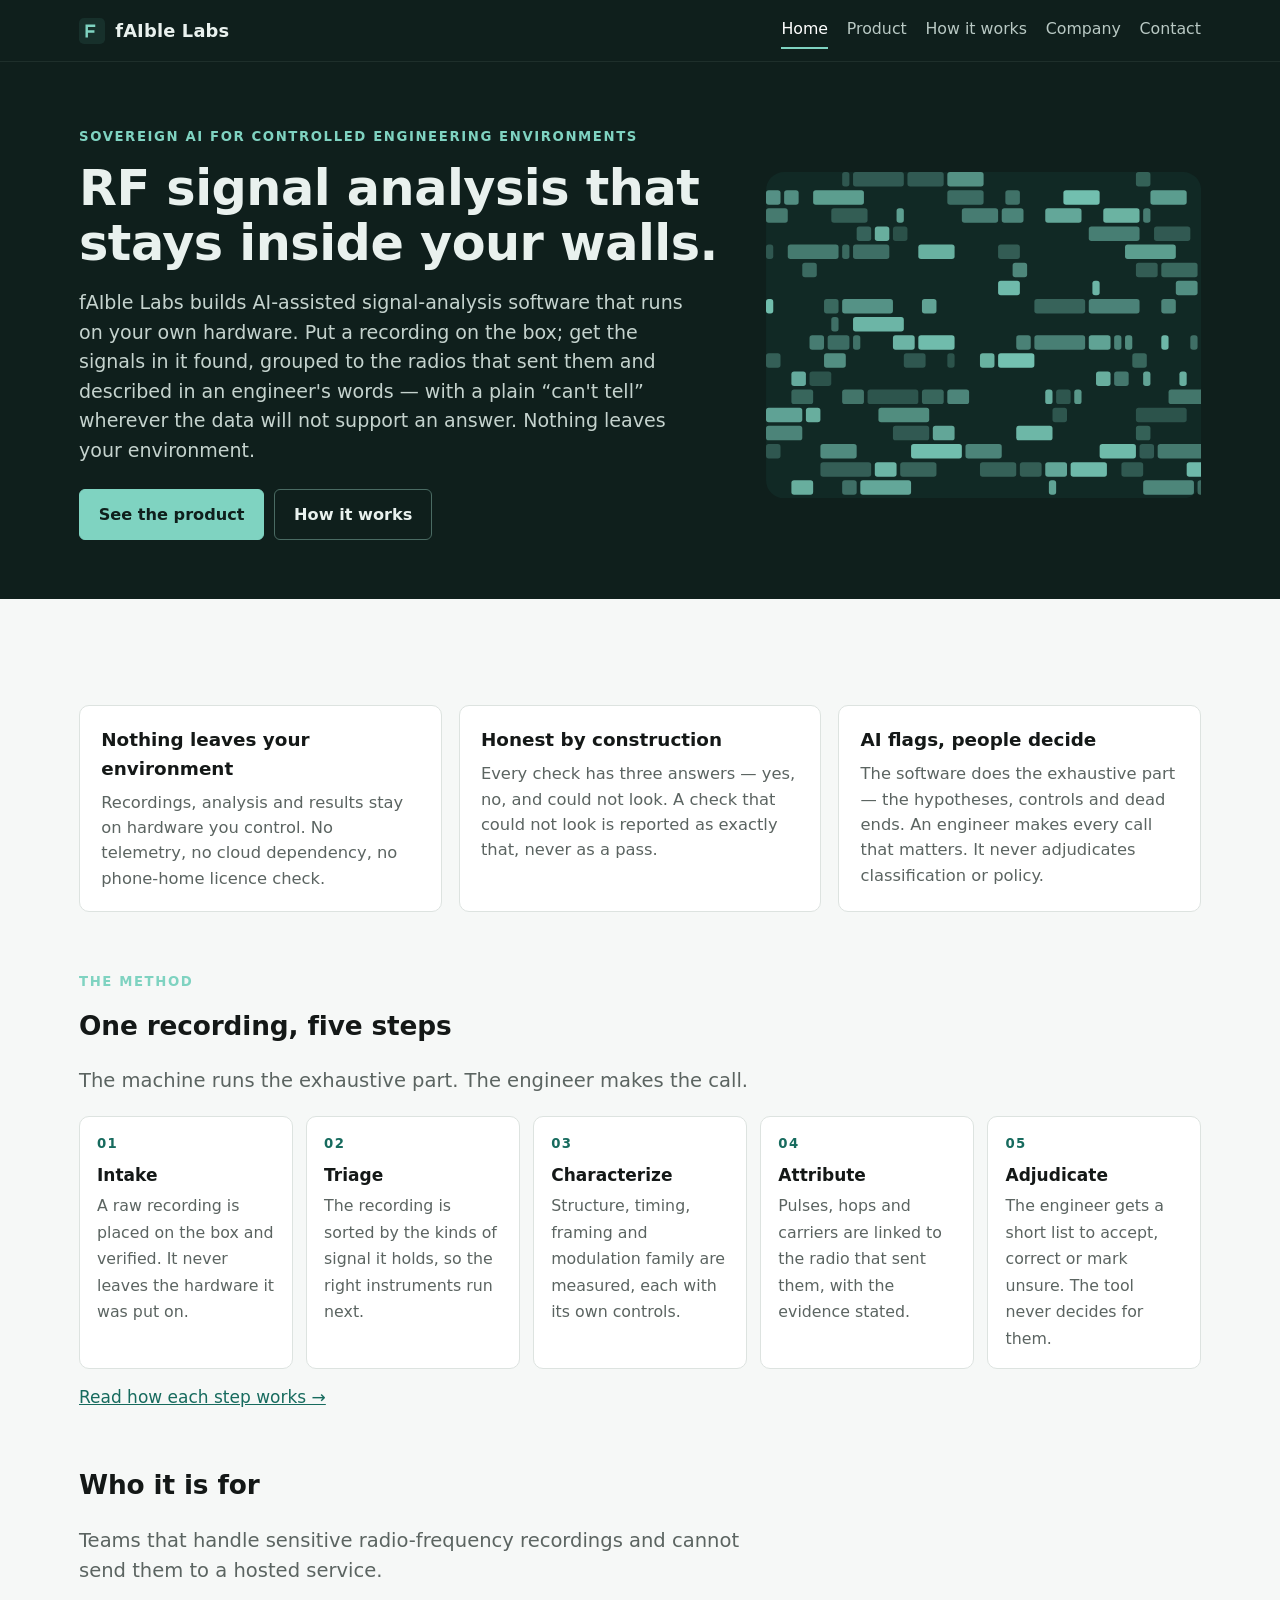
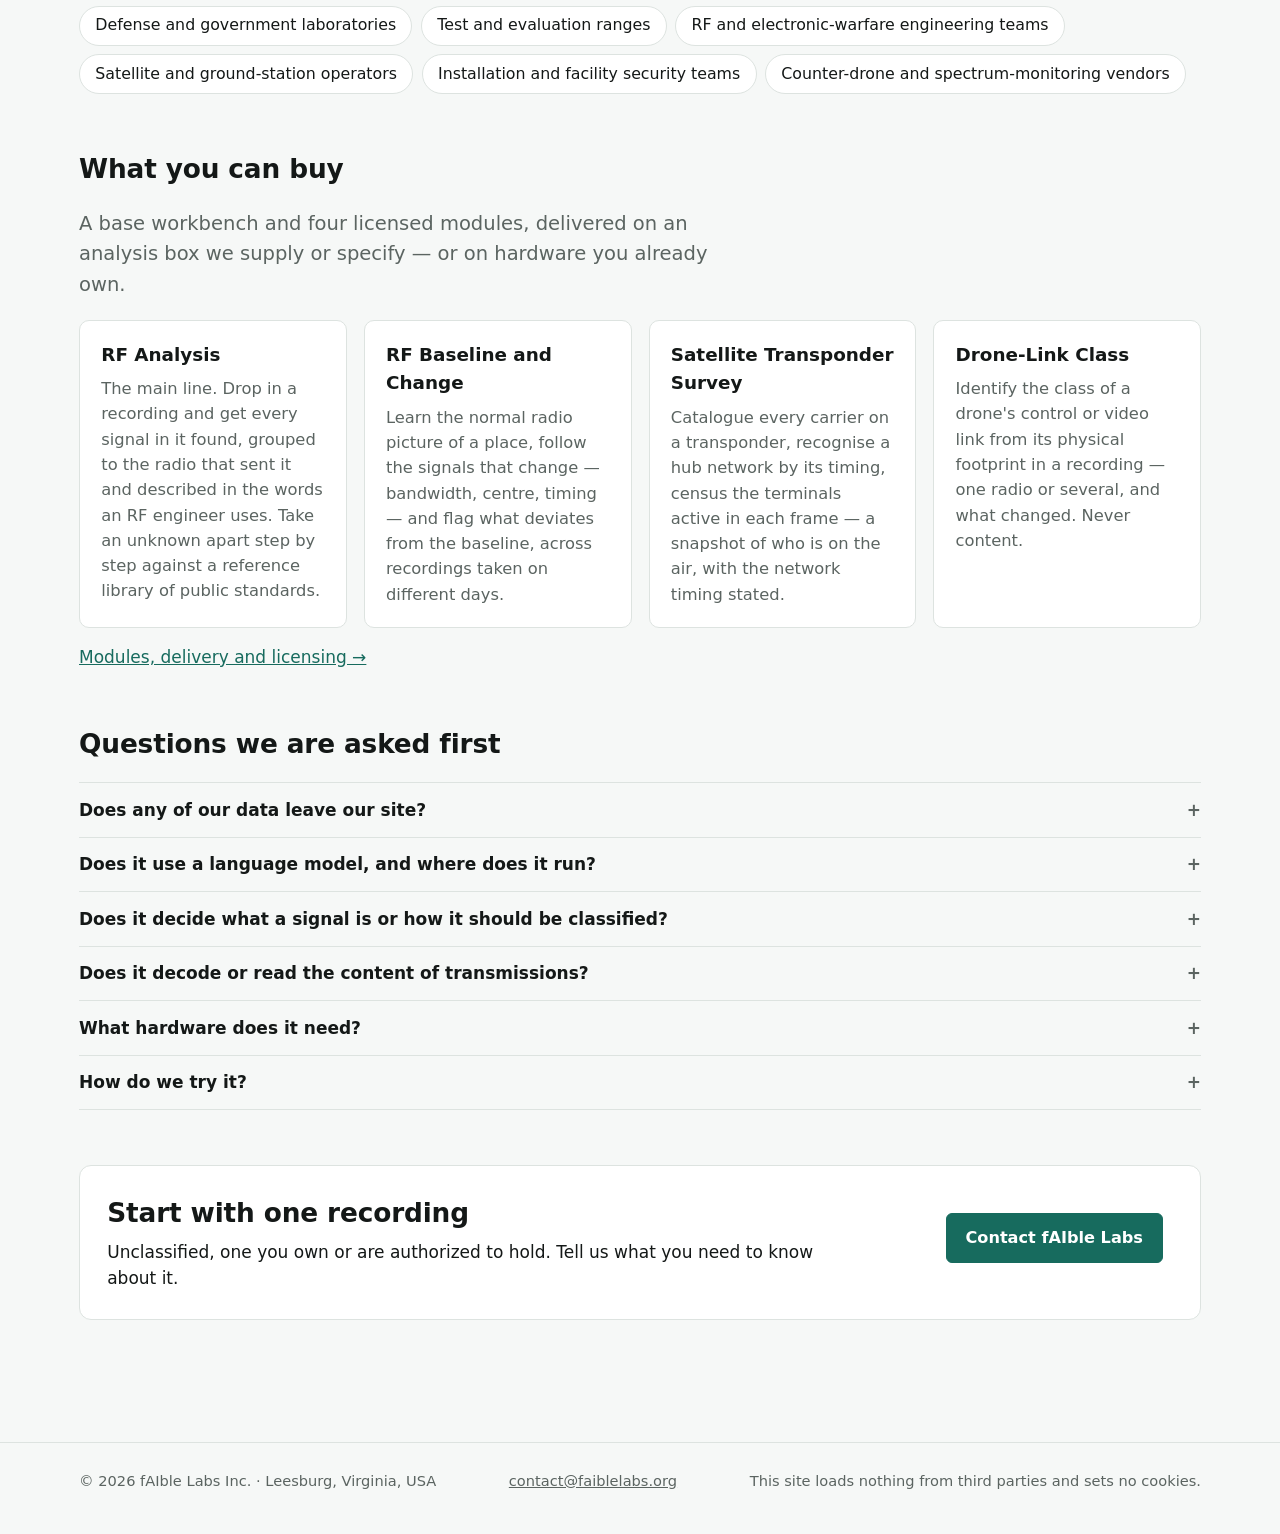
<file: index.html>
<!doctype html>
<html lang="en">
<head>
<meta charset="utf-8">
<meta name="viewport" content="width=device-width,initial-scale=1">
<title>fAIble Labs — on-premises AI for RF signal analysis</title>
<meta name="description" content="fAIble Labs builds AI-assisted RF signal-analysis software that runs entirely on your own hardware. Recordings are found, grouped and described in an engineer&#x27;s words; nothing leaves your environment.">
<link rel="canonical" href="https://faiblelabs.org/">
<meta property="og:type" content="website"><meta property="og:site_name" content="fAIble Labs">
<meta property="og:title" content="fAIble Labs — on-premises AI for RF signal analysis"><meta property="og:description" content="fAIble Labs builds AI-assisted RF signal-analysis software that runs entirely on your own hardware. Recordings are found, grouped and described in an engineer&#x27;s words; nothing leaves your environment."><meta property="og:url" content="https://faiblelabs.org/">
<meta name="robots" content="index,follow,max-snippet:-1,max-image-preview:large">
<link rel="icon" href="data:image/svg+xml,&lt;svg xmlns=&quot;http://www.w3.org/2000/svg&quot; viewBox=&quot;0 0 32 32&quot;&gt;&lt;rect width=&quot;32&quot; height=&quot;32&quot; rx=&quot;6&quot; fill=&quot;%230f1f1c&quot;/&gt;&lt;path d=&quot;M8 24V8h12v3h-9v4h8v3h-8v6z&quot; fill=&quot;%237fd3c1&quot;/&gt;&lt;/svg&gt;">
<link rel="stylesheet" href="style.css">
<script type="application/ld+json">{"@context":"https://schema.org","@graph":[
{"@type":"Organization","@id":"https://faiblelabs.org/#org","name":"fAIble Labs","legalName":"fAIble Labs Inc.","url":"https://faiblelabs.org/","email":"contact@faiblelabs.org","foundingDate":"2026","address":{"@type":"PostalAddress","addressLocality":"Leesburg","addressRegion":"VA","addressCountry":"US"},"description":"fAIble Labs builds AI-assisted RF signal-analysis software that runs entirely on the customer's own hardware, for defense, test-range, satellite and security environments where data cannot leave.","knowsAbout":["RF signal analysis","signal characterization","spectrum monitoring","electronic warfare engineering","on-premises AI","air-gapped AI","satellite carrier monitoring","counter-drone link analysis"],"areaServed":"US"},
{"@type":"WebSite","@id":"https://faiblelabs.org/#site","url":"https://faiblelabs.org/","name":"fAIble Labs","publisher":{"@id":"https://faiblelabs.org/#org"}},
{"@type":"SoftwareApplication","@id":"https://faiblelabs.org/product/#app","name":"fAIble Labs RF analysis workbench","applicationCategory":"RF signal-analysis software","description":"On-premises, AI-assisted RF signal analysis: a recording is taken in, triaged, characterized, attributed to the radios that sent it and handed to an engineer as a short list to adjudicate. Nothing leaves the customer's environment. Sold as a base workbench with licensed modules: RF Analysis, RF Baseline and Change, Satellite Transponder Survey, Drone-Link Class.","offers":{"@type":"Offer","description":"Yearly licence per box (keeps working if a year lapses) or perpetual licence; hardware at cost."},"publisher":{"@id":"https://faiblelabs.org/#org"}},
{"@type":"FAQPage","@id":"https://faiblelabs.org/#faq","mainEntity":[{"@type":"Question","name":"Does any of our data leave our site?","acceptedAnswer":{"@type":"Answer","text":"No. The software runs on your own hardware, inside your own boundary. Recordings, measurements and reports stay there. There is no telemetry and no cloud dependency. Licensing is a signed key read on the box, not a call home."}},{"@type":"Question","name":"Does it use a language model, and where does it run?","acceptedAnswer":{"@type":"Answer","text":"Yes. An assistant drives the exhaustive part of the analysis, but every number comes from signal-processing code, never from the model's say-so. The software is designed to run where your network allows: with a hosted model, with a model you already operate, or entirely on the box."}},{"@type":"Question","name":"Does it decide what a signal is or how it should be classified?","acceptedAnswer":{"@type":"Answer","text":"No. It measures, groups and describes, and it states the evidence. An engineer accepts, corrects or marks each result unsure. Classification and policy decisions stay with people."}},{"@type":"Question","name":"Does it decode or read the content of transmissions?","acceptedAnswer":{"@type":"Answer","text":"No. The product works from a signal's physical footprint \u2014 timing, bandwidth, structure, modulation family and the links between emissions. Content is never decoded."}},{"@type":"Question","name":"What hardware does it need?","acceptedAnswer":{"@type":"Answer","text":"A workstation-class analysis box. We supply one at cost, specify one you can buy, or install on hardware you already have. The product is analysis software for recordings; it is not a receiver."}},{"@type":"Question","name":"How do we try it?","acceptedAnswer":{"@type":"Answer","text":"Send one recording \u2014 unclassified, one you own or are authorized to hold \u2014 and a description comes back. Or ask us what is in the field today for the module you care about and we will tell you plainly."}}]}
]}</script>
</head>
<body>
<header class="top"><div class="wrap"><a class="brand" href=""><svg viewBox="0 0 32 32" aria-hidden="true"><rect width="32" height="32" rx="6" fill="#17302b"/><path d="M8 24V8h12v3h-9v4h8v3h-8v6z" fill="#7fd3c1"/></svg>fAIble Labs</a><nav class="main" aria-label="Main"><a href="" aria-current="page">Home</a><a href="product/">Product</a><a href="how-it-works/">How it works</a><a href="company/">Company</a><a href="contact/">Contact</a></nav></div></header>

<section class="hero"><div class="wrap"><div>
<span class="eyebrow">Sovereign AI for controlled engineering environments</span>
<h1>RF signal analysis that stays inside your walls.</h1>
<p>fAIble Labs builds AI-assisted signal-analysis software that runs on your own hardware. Put a recording on the box; get the signals in it found, grouped to the radios that sent them and described in an engineer's words — with a plain &ldquo;can't tell&rdquo; wherever the data will not support an answer. Nothing leaves your environment.</p>
<a class="btn" href="product/">See the product</a><a class="btn ghost" href="how-it-works/">How it works</a>
</div><svg class="art" viewBox="0 0 240 180" aria-hidden="true" focusable="false"><rect width="240" height="180" rx="10" fill="#122a26"/><rect x="42" y="0" width="4" height="8" rx="1.5" fill="#7fd3c1" opacity="0.29"/><rect x="48" y="0" width="28" height="8" rx="1.5" fill="#7fd3c1" opacity="0.31"/><rect x="78" y="0" width="20" height="8" rx="1.5" fill="#7fd3c1" opacity="0.31"/><rect x="100" y="0" width="20" height="8" rx="1.5" fill="#7fd3c1" opacity="0.65"/><rect x="204" y="0" width="8" height="8" rx="1.5" fill="#7fd3c1" opacity="0.35"/><rect x="0" y="10" width="8" height="8" rx="1.5" fill="#7fd3c1" opacity="0.65"/><rect x="10" y="10" width="8" height="8" rx="1.5" fill="#7fd3c1" opacity="0.63"/><rect x="26" y="10" width="28" height="8" rx="1.5" fill="#7fd3c1" opacity="0.73"/><rect x="100" y="10" width="20" height="8" rx="1.5" fill="#7fd3c1" opacity="0.42"/><rect x="132" y="10" width="8" height="8" rx="1.5" fill="#7fd3c1" opacity="0.46"/><rect x="164" y="10" width="20" height="8" rx="1.5" fill="#7fd3c1" opacity="0.94"/><rect x="212" y="10" width="20" height="8" rx="1.5" fill="#7fd3c1" opacity="0.72"/><rect x="0" y="20" width="12" height="8" rx="1.5" fill="#7fd3c1" opacity="0.5"/><rect x="36" y="20" width="20" height="8" rx="1.5" fill="#7fd3c1" opacity="0.32"/><rect x="72" y="20" width="4" height="8" rx="1.5" fill="#7fd3c1" opacity="0.74"/><rect x="108" y="20" width="20" height="8" rx="1.5" fill="#7fd3c1" opacity="0.52"/><rect x="130" y="20" width="12" height="8" rx="1.5" fill="#7fd3c1" opacity="0.57"/><rect x="154" y="20" width="20" height="8" rx="1.5" fill="#7fd3c1" opacity="0.79"/><rect x="186" y="20" width="20" height="8" rx="1.5" fill="#7fd3c1" opacity="0.86"/><rect x="208" y="20" width="4" height="8" rx="1.5" fill="#7fd3c1" opacity="0.53"/><rect x="50" y="30" width="8" height="8" rx="1.5" fill="#7fd3c1" opacity="0.36"/><rect x="60" y="30" width="8" height="8" rx="1.5" fill="#7fd3c1" opacity="0.83"/><rect x="70" y="30" width="8" height="8" rx="1.5" fill="#7fd3c1" opacity="0.25"/><rect x="178" y="30" width="28" height="8" rx="1.5" fill="#7fd3c1" opacity="0.53"/><rect x="214" y="30" width="20" height="8" rx="1.5" fill="#7fd3c1" opacity="0.3"/><rect x="0" y="40" width="4" height="8" rx="1.5" fill="#7fd3c1" opacity="0.29"/><rect x="12" y="40" width="28" height="8" rx="1.5" fill="#7fd3c1" opacity="0.5"/><rect x="42" y="40" width="4" height="8" rx="1.5" fill="#7fd3c1" opacity="0.4"/><rect x="48" y="40" width="20" height="8" rx="1.5" fill="#7fd3c1" opacity="0.43"/><rect x="84" y="40" width="20" height="8" rx="1.5" fill="#7fd3c1" opacity="0.84"/><rect x="128" y="40" width="12" height="8" rx="1.5" fill="#7fd3c1" opacity="0.32"/><rect x="198" y="40" width="28" height="8" rx="1.5" fill="#7fd3c1" opacity="0.73"/><rect x="20" y="50" width="8" height="8" rx="1.5" fill="#7fd3c1" opacity="0.41"/><rect x="136" y="50" width="8" height="8" rx="1.5" fill="#7fd3c1" opacity="0.59"/><rect x="204" y="50" width="12" height="8" rx="1.5" fill="#7fd3c1" opacity="0.32"/><rect x="218" y="50" width="20" height="8" rx="1.5" fill="#7fd3c1" opacity="0.39"/><rect x="128" y="60" width="12" height="8" rx="1.5" fill="#7fd3c1" opacity="0.91"/><rect x="180" y="60" width="4" height="8" rx="1.5" fill="#7fd3c1" opacity="0.88"/><rect x="226" y="60" width="12" height="8" rx="1.5" fill="#7fd3c1" opacity="0.63"/><rect x="0" y="70" width="4" height="8" rx="1.5" fill="#7fd3c1" opacity="0.93"/><rect x="32" y="70" width="8" height="8" rx="1.5" fill="#7fd3c1" opacity="0.4"/><rect x="42" y="70" width="28" height="8" rx="1.5" fill="#7fd3c1" opacity="0.66"/><rect x="86" y="70" width="8" height="8" rx="1.5" fill="#7fd3c1" opacity="0.77"/><rect x="148" y="70" width="28" height="8" rx="1.5" fill="#7fd3c1" opacity="0.36"/><rect x="178" y="70" width="28" height="8" rx="1.5" fill="#7fd3c1" opacity="0.56"/><rect x="218" y="70" width="8" height="8" rx="1.5" fill="#7fd3c1" opacity="0.58"/><rect x="36" y="80" width="4" height="8" rx="1.5" fill="#7fd3c1" opacity="0.44"/><rect x="48" y="80" width="28" height="8" rx="1.5" fill="#7fd3c1" opacity="0.88"/><rect x="24" y="90" width="8" height="8" rx="1.5" fill="#7fd3c1" opacity="0.52"/><rect x="34" y="90" width="12" height="8" rx="1.5" fill="#7fd3c1" opacity="0.42"/><rect x="48" y="90" width="4" height="8" rx="1.5" fill="#7fd3c1" opacity="0.46"/><rect x="70" y="90" width="12" height="8" rx="1.5" fill="#7fd3c1" opacity="0.87"/><rect x="84" y="90" width="20" height="8" rx="1.5" fill="#7fd3c1" opacity="0.92"/><rect x="138" y="90" width="8" height="8" rx="1.5" fill="#7fd3c1" opacity="0.55"/><rect x="148" y="90" width="28" height="8" rx="1.5" fill="#7fd3c1" opacity="0.54"/><rect x="178" y="90" width="12" height="8" rx="1.5" fill="#7fd3c1" opacity="0.76"/><rect x="192" y="90" width="4" height="8" rx="1.5" fill="#7fd3c1" opacity="0.57"/><rect x="198" y="90" width="4" height="8" rx="1.5" fill="#7fd3c1" opacity="0.61"/><rect x="218" y="90" width="4" height="8" rx="1.5" fill="#7fd3c1" opacity="0.89"/><rect x="234" y="90" width="4" height="8" rx="1.5" fill="#7fd3c1" opacity="0.44"/><rect x="0" y="100" width="8" height="8" rx="1.5" fill="#7fd3c1" opacity="0.34"/><rect x="32" y="100" width="12" height="8" rx="1.5" fill="#7fd3c1" opacity="0.63"/><rect x="76" y="100" width="12" height="8" rx="1.5" fill="#7fd3c1" opacity="0.29"/><rect x="100" y="100" width="4" height="8" rx="1.5" fill="#7fd3c1" opacity="0.26"/><rect x="118" y="100" width="8" height="8" rx="1.5" fill="#7fd3c1" opacity="0.85"/><rect x="128" y="100" width="20" height="8" rx="1.5" fill="#7fd3c1" opacity="0.95"/><rect x="202" y="100" width="8" height="8" rx="1.5" fill="#7fd3c1" opacity="0.38"/><rect x="14" y="110" width="8" height="8" rx="1.5" fill="#7fd3c1" opacity="0.81"/><rect x="24" y="110" width="12" height="8" rx="1.5" fill="#7fd3c1" opacity="0.26"/><rect x="182" y="110" width="8" height="8" rx="1.5" fill="#7fd3c1" opacity="0.83"/><rect x="192" y="110" width="8" height="8" rx="1.5" fill="#7fd3c1" opacity="0.49"/><rect x="208" y="110" width="4" height="8" rx="1.5" fill="#7fd3c1" opacity="0.77"/><rect x="228" y="110" width="4" height="8" rx="1.5" fill="#7fd3c1" opacity="0.84"/><rect x="14" y="120" width="12" height="8" rx="1.5" fill="#7fd3c1" opacity="0.38"/><rect x="42" y="120" width="12" height="8" rx="1.5" fill="#7fd3c1" opacity="0.48"/><rect x="56" y="120" width="28" height="8" rx="1.5" fill="#7fd3c1" opacity="0.27"/><rect x="86" y="120" width="12" height="8" rx="1.5" fill="#7fd3c1" opacity="0.38"/><rect x="100" y="120" width="12" height="8" rx="1.5" fill="#7fd3c1" opacity="0.58"/><rect x="154" y="120" width="4" height="8" rx="1.5" fill="#7fd3c1" opacity="0.82"/><rect x="160" y="120" width="8" height="8" rx="1.5" fill="#7fd3c1" opacity="0.28"/><rect x="170" y="120" width="4" height="8" rx="1.5" fill="#7fd3c1" opacity="0.69"/><rect x="222" y="120" width="28" height="8" rx="1.5" fill="#7fd3c1" opacity="0.48"/><rect x="0" y="130" width="20" height="8" rx="1.5" fill="#7fd3c1" opacity="0.76"/><rect x="22" y="130" width="8" height="8" rx="1.5" fill="#7fd3c1" opacity="0.83"/><rect x="62" y="130" width="28" height="8" rx="1.5" fill="#7fd3c1" opacity="0.62"/><rect x="158" y="130" width="8" height="8" rx="1.5" fill="#7fd3c1" opacity="0.28"/><rect x="204" y="130" width="28" height="8" rx="1.5" fill="#7fd3c1" opacity="0.26"/><rect x="0" y="140" width="20" height="8" rx="1.5" fill="#7fd3c1" opacity="0.57"/><rect x="70" y="140" width="20" height="8" rx="1.5" fill="#7fd3c1" opacity="0.3"/><rect x="92" y="140" width="12" height="8" rx="1.5" fill="#7fd3c1" opacity="0.78"/><rect x="138" y="140" width="20" height="8" rx="1.5" fill="#7fd3c1" opacity="0.89"/><rect x="204" y="140" width="8" height="8" rx="1.5" fill="#7fd3c1" opacity="0.35"/><rect x="0" y="150" width="8" height="8" rx="1.5" fill="#7fd3c1" opacity="0.29"/><rect x="30" y="150" width="20" height="8" rx="1.5" fill="#7fd3c1" opacity="0.61"/><rect x="80" y="150" width="28" height="8" rx="1.5" fill="#7fd3c1" opacity="0.93"/><rect x="110" y="150" width="20" height="8" rx="1.5" fill="#7fd3c1" opacity="0.57"/><rect x="184" y="150" width="20" height="8" rx="1.5" fill="#7fd3c1" opacity="0.91"/><rect x="206" y="150" width="8" height="8" rx="1.5" fill="#7fd3c1" opacity="0.31"/><rect x="216" y="150" width="28" height="8" rx="1.5" fill="#7fd3c1" opacity="0.5"/><rect x="30" y="160" width="28" height="8" rx="1.5" fill="#7fd3c1" opacity="0.33"/><rect x="60" y="160" width="12" height="8" rx="1.5" fill="#7fd3c1" opacity="0.88"/><rect x="74" y="160" width="20" height="8" rx="1.5" fill="#7fd3c1" opacity="0.36"/><rect x="118" y="160" width="20" height="8" rx="1.5" fill="#7fd3c1" opacity="0.35"/><rect x="140" y="160" width="12" height="8" rx="1.5" fill="#7fd3c1" opacity="0.33"/><rect x="154" y="160" width="12" height="8" rx="1.5" fill="#7fd3c1" opacity="0.78"/><rect x="168" y="160" width="20" height="8" rx="1.5" fill="#7fd3c1" opacity="0.9"/><rect x="196" y="160" width="12" height="8" rx="1.5" fill="#7fd3c1" opacity="0.3"/><rect x="232" y="160" width="28" height="8" rx="1.5" fill="#7fd3c1" opacity="0.9"/><rect x="14" y="170" width="12" height="8" rx="1.5" fill="#7fd3c1" opacity="0.83"/><rect x="42" y="170" width="8" height="8" rx="1.5" fill="#7fd3c1" opacity="0.44"/><rect x="52" y="170" width="28" height="8" rx="1.5" fill="#7fd3c1" opacity="0.79"/><rect x="156" y="170" width="4" height="8" rx="1.5" fill="#7fd3c1" opacity="0.76"/><rect x="208" y="170" width="28" height="8" rx="1.5" fill="#7fd3c1" opacity="0.58"/><rect x="238" y="170" width="12" height="8" rx="1.5" fill="#7fd3c1" opacity="0.43"/></svg></div></section>
<main><div class="wrap">
<section><h2 class="sr">What we promise</h2><div class="grid"><div class="card"><h3>Nothing leaves your environment</h3><p>Recordings, analysis and results stay on hardware you control. No telemetry, no cloud dependency, no phone-home licence check.</p></div><div class="card"><h3>Honest by construction</h3><p>Every check has three answers — yes, no, and could not look. A check that could not look is reported as exactly that, never as a pass.</p></div><div class="card"><h3>AI flags, people decide</h3><p>The software does the exhaustive part — the hypotheses, controls and dead ends. An engineer makes every call that matters. It never adjudicates classification or policy.</p></div></div></section>
<section><span class="eyebrow">The method</span><h2>One recording, five steps</h2><p class="lede">The machine runs the exhaustive part. The engineer makes the call.</p><div class="steps"><div class="step"><b>Intake</b><span>A raw recording is placed on the box and verified. It never leaves the hardware it was put on.</span></div><div class="step"><b>Triage</b><span>The recording is sorted by the kinds of signal it holds, so the right instruments run next.</span></div><div class="step"><b>Characterize</b><span>Structure, timing, framing and modulation family are measured, each with its own controls.</span></div><div class="step"><b>Attribute</b><span>Pulses, hops and carriers are linked to the radio that sent them, with the evidence stated.</span></div><div class="step"><b>Adjudicate</b><span>The engineer gets a short list to accept, correct or mark unsure. The tool never decides for them.</span></div></div><p style="margin-top:.9rem"><a href="how-it-works/">Read how each step works &rarr;</a></p></section>
<section><h2>Who it is for</h2><p class="lede">Teams that handle sensitive radio-frequency recordings and cannot send them to a hosted service.</p><ul class="who"><li>Defense and government laboratories</li><li>Test and evaluation ranges</li><li>RF and electronic-warfare engineering teams</li><li>Satellite and ground-station operators</li><li>Installation and facility security teams</li><li>Counter-drone and spectrum-monitoring vendors</li></ul></section>
<section><h2>What you can buy</h2><p class="lede">A base workbench and four licensed modules, delivered on an analysis box we supply or specify — or on hardware you already own.</p><div class="grid"><div class="card"><h3>RF Analysis</h3><p>The main line. Drop in a recording and get every signal in it found, grouped to the radio that sent it and described in the words an RF engineer uses. Take an unknown apart step by step against a reference library of public standards.</p></div><div class="card"><h3>RF Baseline and Change</h3><p>Learn the normal radio picture of a place, follow the signals that change — bandwidth, centre, timing — and flag what deviates from the baseline, across recordings taken on different days.</p></div><div class="card"><h3>Satellite Transponder Survey</h3><p>Catalogue every carrier on a transponder, recognise a hub network by its timing, census the terminals active in each frame — a snapshot of who is on the air, with the network timing stated.</p></div><div class="card"><h3>Drone-Link Class</h3><p>Identify the class of a drone's control or video link from its physical footprint in a recording — one radio or several, and what changed. Never content.</p></div></div><p style="margin-top:.9rem"><a href="product/">Modules, delivery and licensing &rarr;</a></p></section>
<section><h2>Questions we are asked first</h2><details><summary>Does any of our data leave our site?</summary><p>No. The software runs on your own hardware, inside your own boundary. Recordings, measurements and reports stay there. There is no telemetry and no cloud dependency. Licensing is a signed key read on the box, not a call home.</p></details><details><summary>Does it use a language model, and where does it run?</summary><p>Yes. An assistant drives the exhaustive part of the analysis, but every number comes from signal-processing code, never from the model&#x27;s say-so. The software is designed to run where your network allows: with a hosted model, with a model you already operate, or entirely on the box.</p></details><details><summary>Does it decide what a signal is or how it should be classified?</summary><p>No. It measures, groups and describes, and it states the evidence. An engineer accepts, corrects or marks each result unsure. Classification and policy decisions stay with people.</p></details><details><summary>Does it decode or read the content of transmissions?</summary><p>No. The product works from a signal&#x27;s physical footprint — timing, bandwidth, structure, modulation family and the links between emissions. Content is never decoded.</p></details><details><summary>What hardware does it need?</summary><p>A workstation-class analysis box. We supply one at cost, specify one you can buy, or install on hardware you already have. The product is analysis software for recordings; it is not a receiver.</p></details><details><summary>How do we try it?</summary><p>Send one recording — unclassified, one you own or are authorized to hold — and a description comes back. Or ask us what is in the field today for the module you care about and we will tell you plainly.</p></details></section>
<section><div class="band"><div><h2 style="margin-bottom:.3rem">Start with one recording</h2><p>Unclassified, one you own or are authorized to hold. Tell us what you need to know about it.</p></div><a class="btn" href="mailto:contact@faiblelabs.org?subject=One%20recording">Contact fAIble Labs</a></div></section>
</div></main>
<footer><div class="wrap">
<span>&copy; 2026 fAIble Labs Inc. &middot; Leesburg, Virginia, USA</span>
<span><a href="mailto:contact@faiblelabs.org">contact@faiblelabs.org</a></span>
<span>This site loads nothing from third parties and sets no cookies.</span>
</div></footer>
</body>
</html>
</file>
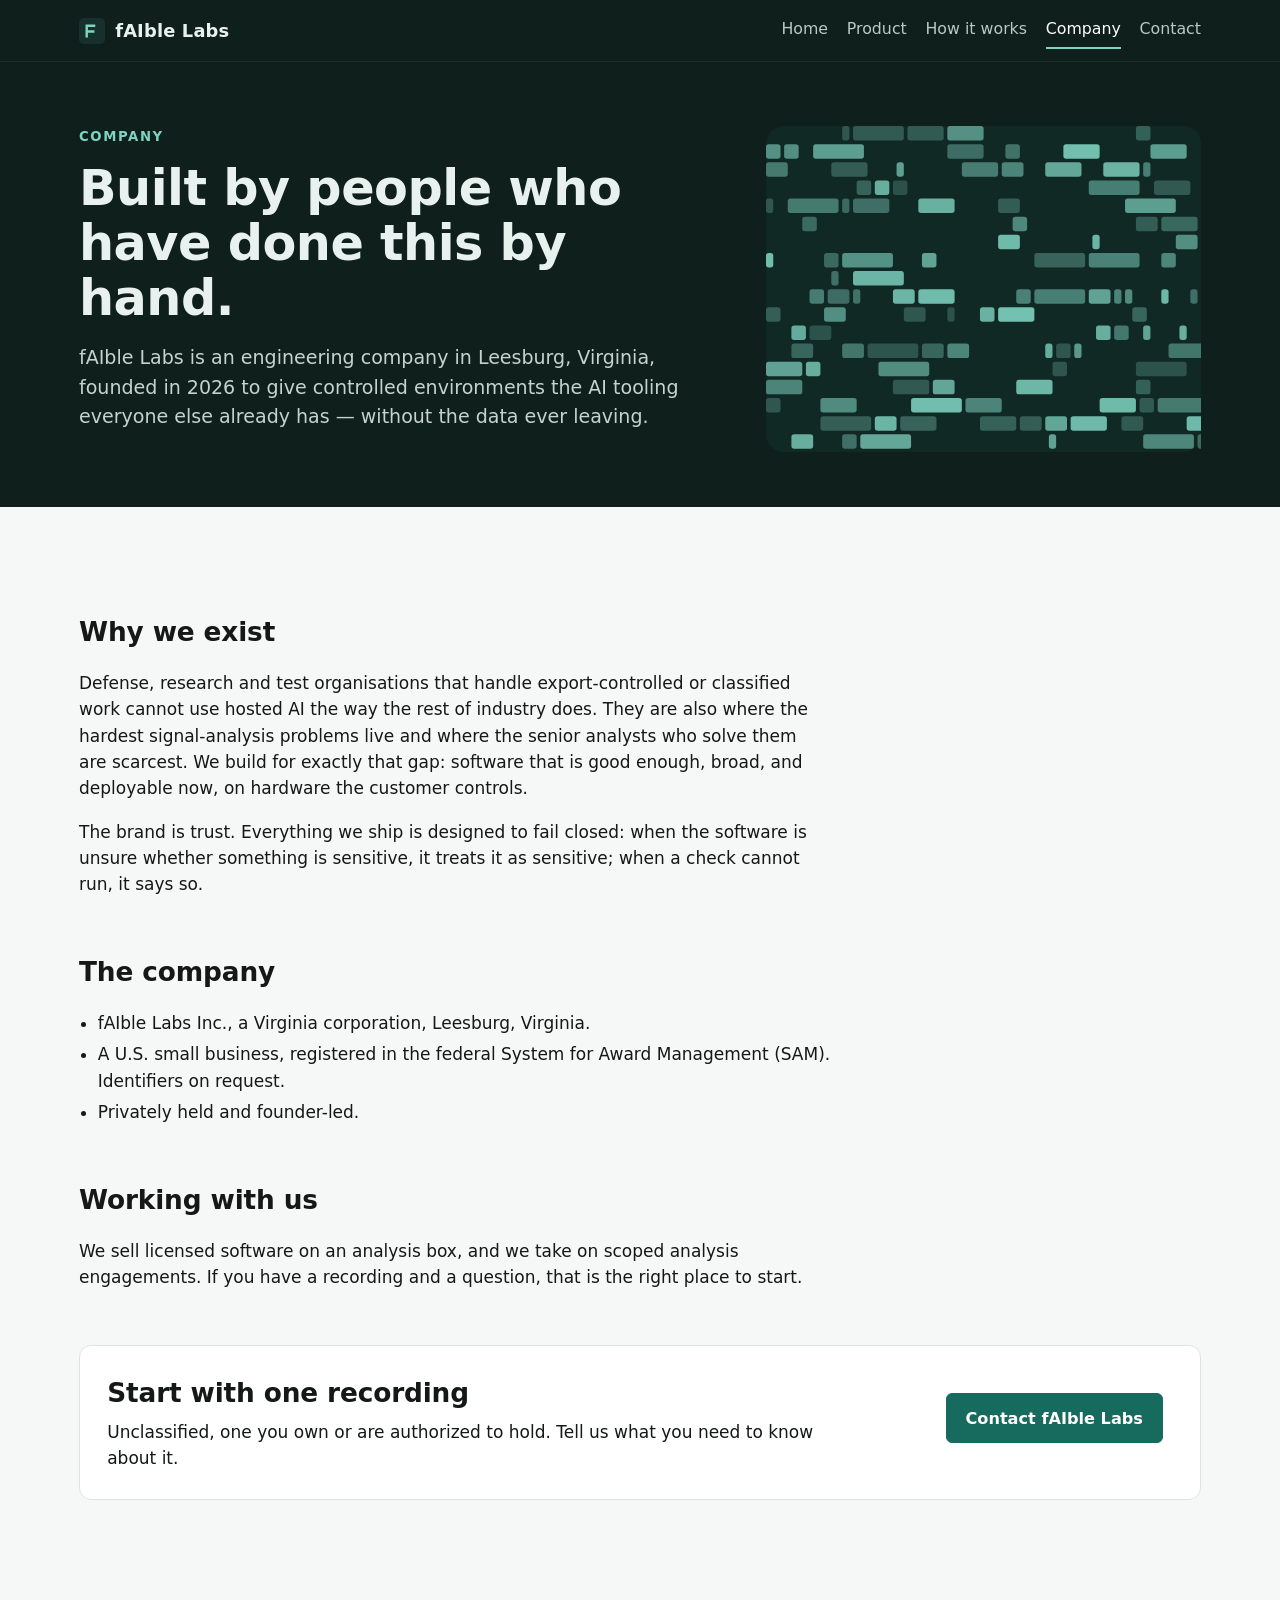
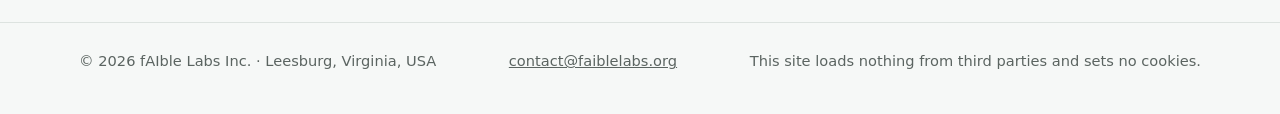
<file: company/index.html>
<!doctype html>
<html lang="en">
<head>
<meta charset="utf-8">
<meta name="viewport" content="width=device-width,initial-scale=1">
<title>Company — fAIble Labs, Leesburg, Virginia</title>
<meta name="description" content="fAIble Labs Inc. is a founder-led U.S. small business in Leesburg, Virginia, building sovereign, on-premises AI tooling for RF and signal-processing teams whose data cannot leave.">
<link rel="canonical" href="https://faiblelabs.org/company/">
<meta property="og:type" content="website"><meta property="og:site_name" content="fAIble Labs">
<meta property="og:title" content="Company — fAIble Labs, Leesburg, Virginia"><meta property="og:description" content="fAIble Labs Inc. is a founder-led U.S. small business in Leesburg, Virginia, building sovereign, on-premises AI tooling for RF and signal-processing teams whose data cannot leave."><meta property="og:url" content="https://faiblelabs.org/company/">
<meta name="robots" content="index,follow,max-snippet:-1,max-image-preview:large">
<link rel="icon" href="data:image/svg+xml,&lt;svg xmlns=&quot;http://www.w3.org/2000/svg&quot; viewBox=&quot;0 0 32 32&quot;&gt;&lt;rect width=&quot;32&quot; height=&quot;32&quot; rx=&quot;6&quot; fill=&quot;%230f1f1c&quot;/&gt;&lt;path d=&quot;M8 24V8h12v3h-9v4h8v3h-8v6z&quot; fill=&quot;%237fd3c1&quot;/&gt;&lt;/svg&gt;">
<link rel="stylesheet" href="../style.css">

</head>
<body>
<header class="top"><div class="wrap"><a class="brand" href="../"><svg viewBox="0 0 32 32" aria-hidden="true"><rect width="32" height="32" rx="6" fill="#17302b"/><path d="M8 24V8h12v3h-9v4h8v3h-8v6z" fill="#7fd3c1"/></svg>fAIble Labs</a><nav class="main" aria-label="Main"><a href="../">Home</a><a href="../product/">Product</a><a href="../how-it-works/">How it works</a><a href="../company/" aria-current="page">Company</a><a href="../contact/">Contact</a></nav></div></header>

<section class="hero"><div class="wrap"><div><span class="eyebrow">Company</span><h1>Built by people who have done this by hand.</h1><p>fAIble Labs is an engineering company in Leesburg, Virginia, founded in 2026 to give controlled environments the AI tooling everyone else already has — without the data ever leaving.</p></div><svg class="art" viewBox="0 0 240 180" aria-hidden="true" focusable="false"><rect width="240" height="180" rx="10" fill="#122a26"/><rect x="42" y="0" width="4" height="8" rx="1.5" fill="#7fd3c1" opacity="0.29"/><rect x="48" y="0" width="28" height="8" rx="1.5" fill="#7fd3c1" opacity="0.31"/><rect x="78" y="0" width="20" height="8" rx="1.5" fill="#7fd3c1" opacity="0.31"/><rect x="100" y="0" width="20" height="8" rx="1.5" fill="#7fd3c1" opacity="0.65"/><rect x="204" y="0" width="8" height="8" rx="1.5" fill="#7fd3c1" opacity="0.35"/><rect x="0" y="10" width="8" height="8" rx="1.5" fill="#7fd3c1" opacity="0.65"/><rect x="10" y="10" width="8" height="8" rx="1.5" fill="#7fd3c1" opacity="0.63"/><rect x="26" y="10" width="28" height="8" rx="1.5" fill="#7fd3c1" opacity="0.73"/><rect x="100" y="10" width="20" height="8" rx="1.5" fill="#7fd3c1" opacity="0.42"/><rect x="132" y="10" width="8" height="8" rx="1.5" fill="#7fd3c1" opacity="0.46"/><rect x="164" y="10" width="20" height="8" rx="1.5" fill="#7fd3c1" opacity="0.94"/><rect x="212" y="10" width="20" height="8" rx="1.5" fill="#7fd3c1" opacity="0.72"/><rect x="0" y="20" width="12" height="8" rx="1.5" fill="#7fd3c1" opacity="0.5"/><rect x="36" y="20" width="20" height="8" rx="1.5" fill="#7fd3c1" opacity="0.32"/><rect x="72" y="20" width="4" height="8" rx="1.5" fill="#7fd3c1" opacity="0.74"/><rect x="108" y="20" width="20" height="8" rx="1.5" fill="#7fd3c1" opacity="0.52"/><rect x="130" y="20" width="12" height="8" rx="1.5" fill="#7fd3c1" opacity="0.57"/><rect x="154" y="20" width="20" height="8" rx="1.5" fill="#7fd3c1" opacity="0.79"/><rect x="186" y="20" width="20" height="8" rx="1.5" fill="#7fd3c1" opacity="0.86"/><rect x="208" y="20" width="4" height="8" rx="1.5" fill="#7fd3c1" opacity="0.53"/><rect x="50" y="30" width="8" height="8" rx="1.5" fill="#7fd3c1" opacity="0.36"/><rect x="60" y="30" width="8" height="8" rx="1.5" fill="#7fd3c1" opacity="0.83"/><rect x="70" y="30" width="8" height="8" rx="1.5" fill="#7fd3c1" opacity="0.25"/><rect x="178" y="30" width="28" height="8" rx="1.5" fill="#7fd3c1" opacity="0.53"/><rect x="214" y="30" width="20" height="8" rx="1.5" fill="#7fd3c1" opacity="0.3"/><rect x="0" y="40" width="4" height="8" rx="1.5" fill="#7fd3c1" opacity="0.29"/><rect x="12" y="40" width="28" height="8" rx="1.5" fill="#7fd3c1" opacity="0.5"/><rect x="42" y="40" width="4" height="8" rx="1.5" fill="#7fd3c1" opacity="0.4"/><rect x="48" y="40" width="20" height="8" rx="1.5" fill="#7fd3c1" opacity="0.43"/><rect x="84" y="40" width="20" height="8" rx="1.5" fill="#7fd3c1" opacity="0.84"/><rect x="128" y="40" width="12" height="8" rx="1.5" fill="#7fd3c1" opacity="0.32"/><rect x="198" y="40" width="28" height="8" rx="1.5" fill="#7fd3c1" opacity="0.73"/><rect x="20" y="50" width="8" height="8" rx="1.5" fill="#7fd3c1" opacity="0.41"/><rect x="136" y="50" width="8" height="8" rx="1.5" fill="#7fd3c1" opacity="0.59"/><rect x="204" y="50" width="12" height="8" rx="1.5" fill="#7fd3c1" opacity="0.32"/><rect x="218" y="50" width="20" height="8" rx="1.5" fill="#7fd3c1" opacity="0.39"/><rect x="128" y="60" width="12" height="8" rx="1.5" fill="#7fd3c1" opacity="0.91"/><rect x="180" y="60" width="4" height="8" rx="1.5" fill="#7fd3c1" opacity="0.88"/><rect x="226" y="60" width="12" height="8" rx="1.5" fill="#7fd3c1" opacity="0.63"/><rect x="0" y="70" width="4" height="8" rx="1.5" fill="#7fd3c1" opacity="0.93"/><rect x="32" y="70" width="8" height="8" rx="1.5" fill="#7fd3c1" opacity="0.4"/><rect x="42" y="70" width="28" height="8" rx="1.5" fill="#7fd3c1" opacity="0.66"/><rect x="86" y="70" width="8" height="8" rx="1.5" fill="#7fd3c1" opacity="0.77"/><rect x="148" y="70" width="28" height="8" rx="1.5" fill="#7fd3c1" opacity="0.36"/><rect x="178" y="70" width="28" height="8" rx="1.5" fill="#7fd3c1" opacity="0.56"/><rect x="218" y="70" width="8" height="8" rx="1.5" fill="#7fd3c1" opacity="0.58"/><rect x="36" y="80" width="4" height="8" rx="1.5" fill="#7fd3c1" opacity="0.44"/><rect x="48" y="80" width="28" height="8" rx="1.5" fill="#7fd3c1" opacity="0.88"/><rect x="24" y="90" width="8" height="8" rx="1.5" fill="#7fd3c1" opacity="0.52"/><rect x="34" y="90" width="12" height="8" rx="1.5" fill="#7fd3c1" opacity="0.42"/><rect x="48" y="90" width="4" height="8" rx="1.5" fill="#7fd3c1" opacity="0.46"/><rect x="70" y="90" width="12" height="8" rx="1.5" fill="#7fd3c1" opacity="0.87"/><rect x="84" y="90" width="20" height="8" rx="1.5" fill="#7fd3c1" opacity="0.92"/><rect x="138" y="90" width="8" height="8" rx="1.5" fill="#7fd3c1" opacity="0.55"/><rect x="148" y="90" width="28" height="8" rx="1.5" fill="#7fd3c1" opacity="0.54"/><rect x="178" y="90" width="12" height="8" rx="1.5" fill="#7fd3c1" opacity="0.76"/><rect x="192" y="90" width="4" height="8" rx="1.5" fill="#7fd3c1" opacity="0.57"/><rect x="198" y="90" width="4" height="8" rx="1.5" fill="#7fd3c1" opacity="0.61"/><rect x="218" y="90" width="4" height="8" rx="1.5" fill="#7fd3c1" opacity="0.89"/><rect x="234" y="90" width="4" height="8" rx="1.5" fill="#7fd3c1" opacity="0.44"/><rect x="0" y="100" width="8" height="8" rx="1.5" fill="#7fd3c1" opacity="0.34"/><rect x="32" y="100" width="12" height="8" rx="1.5" fill="#7fd3c1" opacity="0.63"/><rect x="76" y="100" width="12" height="8" rx="1.5" fill="#7fd3c1" opacity="0.29"/><rect x="100" y="100" width="4" height="8" rx="1.5" fill="#7fd3c1" opacity="0.26"/><rect x="118" y="100" width="8" height="8" rx="1.5" fill="#7fd3c1" opacity="0.85"/><rect x="128" y="100" width="20" height="8" rx="1.5" fill="#7fd3c1" opacity="0.95"/><rect x="202" y="100" width="8" height="8" rx="1.5" fill="#7fd3c1" opacity="0.38"/><rect x="14" y="110" width="8" height="8" rx="1.5" fill="#7fd3c1" opacity="0.81"/><rect x="24" y="110" width="12" height="8" rx="1.5" fill="#7fd3c1" opacity="0.26"/><rect x="182" y="110" width="8" height="8" rx="1.5" fill="#7fd3c1" opacity="0.83"/><rect x="192" y="110" width="8" height="8" rx="1.5" fill="#7fd3c1" opacity="0.49"/><rect x="208" y="110" width="4" height="8" rx="1.5" fill="#7fd3c1" opacity="0.77"/><rect x="228" y="110" width="4" height="8" rx="1.5" fill="#7fd3c1" opacity="0.84"/><rect x="14" y="120" width="12" height="8" rx="1.5" fill="#7fd3c1" opacity="0.38"/><rect x="42" y="120" width="12" height="8" rx="1.5" fill="#7fd3c1" opacity="0.48"/><rect x="56" y="120" width="28" height="8" rx="1.5" fill="#7fd3c1" opacity="0.27"/><rect x="86" y="120" width="12" height="8" rx="1.5" fill="#7fd3c1" opacity="0.38"/><rect x="100" y="120" width="12" height="8" rx="1.5" fill="#7fd3c1" opacity="0.58"/><rect x="154" y="120" width="4" height="8" rx="1.5" fill="#7fd3c1" opacity="0.82"/><rect x="160" y="120" width="8" height="8" rx="1.5" fill="#7fd3c1" opacity="0.28"/><rect x="170" y="120" width="4" height="8" rx="1.5" fill="#7fd3c1" opacity="0.69"/><rect x="222" y="120" width="28" height="8" rx="1.5" fill="#7fd3c1" opacity="0.48"/><rect x="0" y="130" width="20" height="8" rx="1.5" fill="#7fd3c1" opacity="0.76"/><rect x="22" y="130" width="8" height="8" rx="1.5" fill="#7fd3c1" opacity="0.83"/><rect x="62" y="130" width="28" height="8" rx="1.5" fill="#7fd3c1" opacity="0.62"/><rect x="158" y="130" width="8" height="8" rx="1.5" fill="#7fd3c1" opacity="0.28"/><rect x="204" y="130" width="28" height="8" rx="1.5" fill="#7fd3c1" opacity="0.26"/><rect x="0" y="140" width="20" height="8" rx="1.5" fill="#7fd3c1" opacity="0.57"/><rect x="70" y="140" width="20" height="8" rx="1.5" fill="#7fd3c1" opacity="0.3"/><rect x="92" y="140" width="12" height="8" rx="1.5" fill="#7fd3c1" opacity="0.78"/><rect x="138" y="140" width="20" height="8" rx="1.5" fill="#7fd3c1" opacity="0.89"/><rect x="204" y="140" width="8" height="8" rx="1.5" fill="#7fd3c1" opacity="0.35"/><rect x="0" y="150" width="8" height="8" rx="1.5" fill="#7fd3c1" opacity="0.29"/><rect x="30" y="150" width="20" height="8" rx="1.5" fill="#7fd3c1" opacity="0.61"/><rect x="80" y="150" width="28" height="8" rx="1.5" fill="#7fd3c1" opacity="0.93"/><rect x="110" y="150" width="20" height="8" rx="1.5" fill="#7fd3c1" opacity="0.57"/><rect x="184" y="150" width="20" height="8" rx="1.5" fill="#7fd3c1" opacity="0.91"/><rect x="206" y="150" width="8" height="8" rx="1.5" fill="#7fd3c1" opacity="0.31"/><rect x="216" y="150" width="28" height="8" rx="1.5" fill="#7fd3c1" opacity="0.5"/><rect x="30" y="160" width="28" height="8" rx="1.5" fill="#7fd3c1" opacity="0.33"/><rect x="60" y="160" width="12" height="8" rx="1.5" fill="#7fd3c1" opacity="0.88"/><rect x="74" y="160" width="20" height="8" rx="1.5" fill="#7fd3c1" opacity="0.36"/><rect x="118" y="160" width="20" height="8" rx="1.5" fill="#7fd3c1" opacity="0.35"/><rect x="140" y="160" width="12" height="8" rx="1.5" fill="#7fd3c1" opacity="0.33"/><rect x="154" y="160" width="12" height="8" rx="1.5" fill="#7fd3c1" opacity="0.78"/><rect x="168" y="160" width="20" height="8" rx="1.5" fill="#7fd3c1" opacity="0.9"/><rect x="196" y="160" width="12" height="8" rx="1.5" fill="#7fd3c1" opacity="0.3"/><rect x="232" y="160" width="28" height="8" rx="1.5" fill="#7fd3c1" opacity="0.9"/><rect x="14" y="170" width="12" height="8" rx="1.5" fill="#7fd3c1" opacity="0.83"/><rect x="42" y="170" width="8" height="8" rx="1.5" fill="#7fd3c1" opacity="0.44"/><rect x="52" y="170" width="28" height="8" rx="1.5" fill="#7fd3c1" opacity="0.79"/><rect x="156" y="170" width="4" height="8" rx="1.5" fill="#7fd3c1" opacity="0.76"/><rect x="208" y="170" width="28" height="8" rx="1.5" fill="#7fd3c1" opacity="0.58"/><rect x="238" y="170" width="12" height="8" rx="1.5" fill="#7fd3c1" opacity="0.43"/></svg></div></section>
<main><div class="wrap">
<section><h2>Why we exist</h2><p>Defense, research and test organisations that handle export-controlled or classified work cannot use hosted AI the way the rest of industry does. They are also where the hardest signal-analysis problems live and where the senior analysts who solve them are scarcest. We build for exactly that gap: software that is good enough, broad, and deployable now, on hardware the customer controls.</p>
<p>The brand is trust. Everything we ship is designed to fail closed: when the software is unsure whether something is sensitive, it treats it as sensitive; when a check cannot run, it says so.</p></section>
<section><h2>The company</h2><ul class="plain">
<li>fAIble Labs Inc., a Virginia corporation, Leesburg, Virginia.</li>
<li>A U.S. small business, registered in the federal System for Award Management (SAM). Identifiers on request.</li>
<li>Privately held and founder-led.</li>
</ul></section>
<section><h2>Working with us</h2><p>We sell licensed software on an analysis box, and we take on scoped analysis engagements. If you have a recording and a question, that is the right place to start.</p></section>
<section><div class="band"><div><h2 style="margin-bottom:.3rem">Start with one recording</h2><p>Unclassified, one you own or are authorized to hold. Tell us what you need to know about it.</p></div><a class="btn" href="mailto:contact@faiblelabs.org?subject=One%20recording">Contact fAIble Labs</a></div></section>
</div></main>
<footer><div class="wrap">
<span>&copy; 2026 fAIble Labs Inc. &middot; Leesburg, Virginia, USA</span>
<span><a href="mailto:contact@faiblelabs.org">contact@faiblelabs.org</a></span>
<span>This site loads nothing from third parties and sets no cookies.</span>
</div></footer>
</body>
</html>
</file>
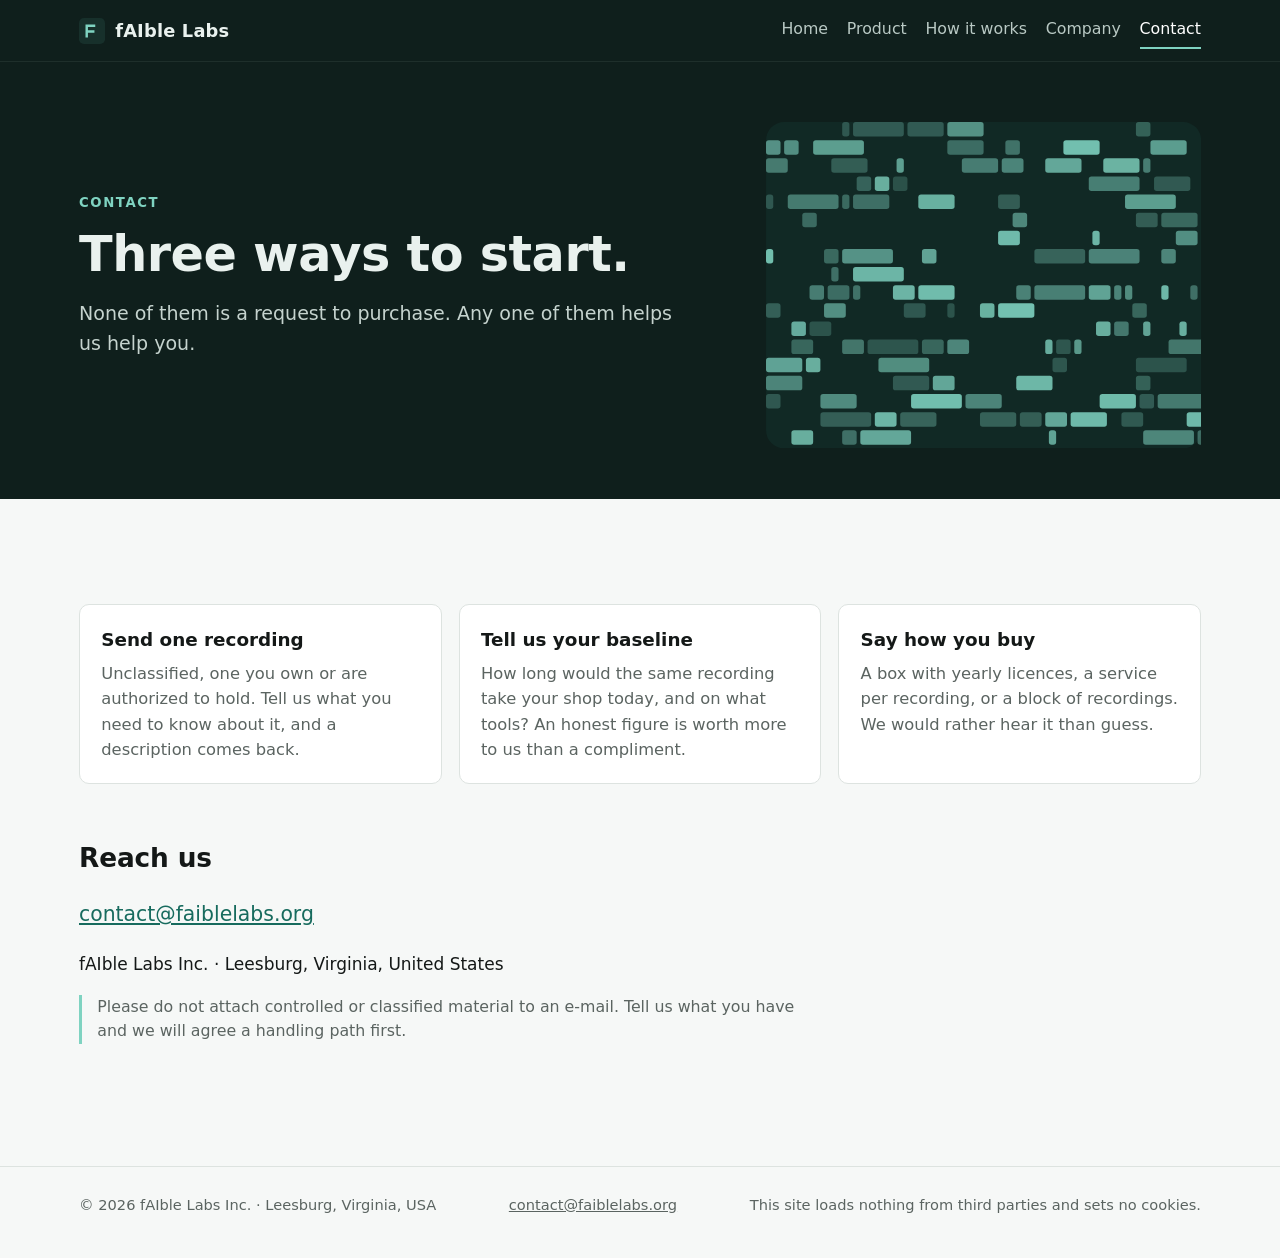
<file: contact/index.html>
<!doctype html>
<html lang="en">
<head>
<meta charset="utf-8">
<meta name="viewport" content="width=device-width,initial-scale=1">
<title>Contact — fAIble Labs</title>
<meta name="description" content="Contact fAIble Labs: send one recording, tell us your baseline, or say how you buy. Leesburg, Virginia.">
<link rel="canonical" href="https://faiblelabs.org/contact/">
<meta property="og:type" content="website"><meta property="og:site_name" content="fAIble Labs">
<meta property="og:title" content="Contact — fAIble Labs"><meta property="og:description" content="Contact fAIble Labs: send one recording, tell us your baseline, or say how you buy. Leesburg, Virginia."><meta property="og:url" content="https://faiblelabs.org/contact/">
<meta name="robots" content="index,follow,max-snippet:-1,max-image-preview:large">
<link rel="icon" href="data:image/svg+xml,&lt;svg xmlns=&quot;http://www.w3.org/2000/svg&quot; viewBox=&quot;0 0 32 32&quot;&gt;&lt;rect width=&quot;32&quot; height=&quot;32&quot; rx=&quot;6&quot; fill=&quot;%230f1f1c&quot;/&gt;&lt;path d=&quot;M8 24V8h12v3h-9v4h8v3h-8v6z&quot; fill=&quot;%237fd3c1&quot;/&gt;&lt;/svg&gt;">
<link rel="stylesheet" href="../style.css">

</head>
<body>
<header class="top"><div class="wrap"><a class="brand" href="../"><svg viewBox="0 0 32 32" aria-hidden="true"><rect width="32" height="32" rx="6" fill="#17302b"/><path d="M8 24V8h12v3h-9v4h8v3h-8v6z" fill="#7fd3c1"/></svg>fAIble Labs</a><nav class="main" aria-label="Main"><a href="../">Home</a><a href="../product/">Product</a><a href="../how-it-works/">How it works</a><a href="../company/">Company</a><a href="../contact/" aria-current="page">Contact</a></nav></div></header>

<section class="hero"><div class="wrap"><div><span class="eyebrow">Contact</span><h1>Three ways to start.</h1><p>None of them is a request to purchase. Any one of them helps us help you.</p></div><svg class="art" viewBox="0 0 240 180" aria-hidden="true" focusable="false"><rect width="240" height="180" rx="10" fill="#122a26"/><rect x="42" y="0" width="4" height="8" rx="1.5" fill="#7fd3c1" opacity="0.29"/><rect x="48" y="0" width="28" height="8" rx="1.5" fill="#7fd3c1" opacity="0.31"/><rect x="78" y="0" width="20" height="8" rx="1.5" fill="#7fd3c1" opacity="0.31"/><rect x="100" y="0" width="20" height="8" rx="1.5" fill="#7fd3c1" opacity="0.65"/><rect x="204" y="0" width="8" height="8" rx="1.5" fill="#7fd3c1" opacity="0.35"/><rect x="0" y="10" width="8" height="8" rx="1.5" fill="#7fd3c1" opacity="0.65"/><rect x="10" y="10" width="8" height="8" rx="1.5" fill="#7fd3c1" opacity="0.63"/><rect x="26" y="10" width="28" height="8" rx="1.5" fill="#7fd3c1" opacity="0.73"/><rect x="100" y="10" width="20" height="8" rx="1.5" fill="#7fd3c1" opacity="0.42"/><rect x="132" y="10" width="8" height="8" rx="1.5" fill="#7fd3c1" opacity="0.46"/><rect x="164" y="10" width="20" height="8" rx="1.5" fill="#7fd3c1" opacity="0.94"/><rect x="212" y="10" width="20" height="8" rx="1.5" fill="#7fd3c1" opacity="0.72"/><rect x="0" y="20" width="12" height="8" rx="1.5" fill="#7fd3c1" opacity="0.5"/><rect x="36" y="20" width="20" height="8" rx="1.5" fill="#7fd3c1" opacity="0.32"/><rect x="72" y="20" width="4" height="8" rx="1.5" fill="#7fd3c1" opacity="0.74"/><rect x="108" y="20" width="20" height="8" rx="1.5" fill="#7fd3c1" opacity="0.52"/><rect x="130" y="20" width="12" height="8" rx="1.5" fill="#7fd3c1" opacity="0.57"/><rect x="154" y="20" width="20" height="8" rx="1.5" fill="#7fd3c1" opacity="0.79"/><rect x="186" y="20" width="20" height="8" rx="1.5" fill="#7fd3c1" opacity="0.86"/><rect x="208" y="20" width="4" height="8" rx="1.5" fill="#7fd3c1" opacity="0.53"/><rect x="50" y="30" width="8" height="8" rx="1.5" fill="#7fd3c1" opacity="0.36"/><rect x="60" y="30" width="8" height="8" rx="1.5" fill="#7fd3c1" opacity="0.83"/><rect x="70" y="30" width="8" height="8" rx="1.5" fill="#7fd3c1" opacity="0.25"/><rect x="178" y="30" width="28" height="8" rx="1.5" fill="#7fd3c1" opacity="0.53"/><rect x="214" y="30" width="20" height="8" rx="1.5" fill="#7fd3c1" opacity="0.3"/><rect x="0" y="40" width="4" height="8" rx="1.5" fill="#7fd3c1" opacity="0.29"/><rect x="12" y="40" width="28" height="8" rx="1.5" fill="#7fd3c1" opacity="0.5"/><rect x="42" y="40" width="4" height="8" rx="1.5" fill="#7fd3c1" opacity="0.4"/><rect x="48" y="40" width="20" height="8" rx="1.5" fill="#7fd3c1" opacity="0.43"/><rect x="84" y="40" width="20" height="8" rx="1.5" fill="#7fd3c1" opacity="0.84"/><rect x="128" y="40" width="12" height="8" rx="1.5" fill="#7fd3c1" opacity="0.32"/><rect x="198" y="40" width="28" height="8" rx="1.5" fill="#7fd3c1" opacity="0.73"/><rect x="20" y="50" width="8" height="8" rx="1.5" fill="#7fd3c1" opacity="0.41"/><rect x="136" y="50" width="8" height="8" rx="1.5" fill="#7fd3c1" opacity="0.59"/><rect x="204" y="50" width="12" height="8" rx="1.5" fill="#7fd3c1" opacity="0.32"/><rect x="218" y="50" width="20" height="8" rx="1.5" fill="#7fd3c1" opacity="0.39"/><rect x="128" y="60" width="12" height="8" rx="1.5" fill="#7fd3c1" opacity="0.91"/><rect x="180" y="60" width="4" height="8" rx="1.5" fill="#7fd3c1" opacity="0.88"/><rect x="226" y="60" width="12" height="8" rx="1.5" fill="#7fd3c1" opacity="0.63"/><rect x="0" y="70" width="4" height="8" rx="1.5" fill="#7fd3c1" opacity="0.93"/><rect x="32" y="70" width="8" height="8" rx="1.5" fill="#7fd3c1" opacity="0.4"/><rect x="42" y="70" width="28" height="8" rx="1.5" fill="#7fd3c1" opacity="0.66"/><rect x="86" y="70" width="8" height="8" rx="1.5" fill="#7fd3c1" opacity="0.77"/><rect x="148" y="70" width="28" height="8" rx="1.5" fill="#7fd3c1" opacity="0.36"/><rect x="178" y="70" width="28" height="8" rx="1.5" fill="#7fd3c1" opacity="0.56"/><rect x="218" y="70" width="8" height="8" rx="1.5" fill="#7fd3c1" opacity="0.58"/><rect x="36" y="80" width="4" height="8" rx="1.5" fill="#7fd3c1" opacity="0.44"/><rect x="48" y="80" width="28" height="8" rx="1.5" fill="#7fd3c1" opacity="0.88"/><rect x="24" y="90" width="8" height="8" rx="1.5" fill="#7fd3c1" opacity="0.52"/><rect x="34" y="90" width="12" height="8" rx="1.5" fill="#7fd3c1" opacity="0.42"/><rect x="48" y="90" width="4" height="8" rx="1.5" fill="#7fd3c1" opacity="0.46"/><rect x="70" y="90" width="12" height="8" rx="1.5" fill="#7fd3c1" opacity="0.87"/><rect x="84" y="90" width="20" height="8" rx="1.5" fill="#7fd3c1" opacity="0.92"/><rect x="138" y="90" width="8" height="8" rx="1.5" fill="#7fd3c1" opacity="0.55"/><rect x="148" y="90" width="28" height="8" rx="1.5" fill="#7fd3c1" opacity="0.54"/><rect x="178" y="90" width="12" height="8" rx="1.5" fill="#7fd3c1" opacity="0.76"/><rect x="192" y="90" width="4" height="8" rx="1.5" fill="#7fd3c1" opacity="0.57"/><rect x="198" y="90" width="4" height="8" rx="1.5" fill="#7fd3c1" opacity="0.61"/><rect x="218" y="90" width="4" height="8" rx="1.5" fill="#7fd3c1" opacity="0.89"/><rect x="234" y="90" width="4" height="8" rx="1.5" fill="#7fd3c1" opacity="0.44"/><rect x="0" y="100" width="8" height="8" rx="1.5" fill="#7fd3c1" opacity="0.34"/><rect x="32" y="100" width="12" height="8" rx="1.5" fill="#7fd3c1" opacity="0.63"/><rect x="76" y="100" width="12" height="8" rx="1.5" fill="#7fd3c1" opacity="0.29"/><rect x="100" y="100" width="4" height="8" rx="1.5" fill="#7fd3c1" opacity="0.26"/><rect x="118" y="100" width="8" height="8" rx="1.5" fill="#7fd3c1" opacity="0.85"/><rect x="128" y="100" width="20" height="8" rx="1.5" fill="#7fd3c1" opacity="0.95"/><rect x="202" y="100" width="8" height="8" rx="1.5" fill="#7fd3c1" opacity="0.38"/><rect x="14" y="110" width="8" height="8" rx="1.5" fill="#7fd3c1" opacity="0.81"/><rect x="24" y="110" width="12" height="8" rx="1.5" fill="#7fd3c1" opacity="0.26"/><rect x="182" y="110" width="8" height="8" rx="1.5" fill="#7fd3c1" opacity="0.83"/><rect x="192" y="110" width="8" height="8" rx="1.5" fill="#7fd3c1" opacity="0.49"/><rect x="208" y="110" width="4" height="8" rx="1.5" fill="#7fd3c1" opacity="0.77"/><rect x="228" y="110" width="4" height="8" rx="1.5" fill="#7fd3c1" opacity="0.84"/><rect x="14" y="120" width="12" height="8" rx="1.5" fill="#7fd3c1" opacity="0.38"/><rect x="42" y="120" width="12" height="8" rx="1.5" fill="#7fd3c1" opacity="0.48"/><rect x="56" y="120" width="28" height="8" rx="1.5" fill="#7fd3c1" opacity="0.27"/><rect x="86" y="120" width="12" height="8" rx="1.5" fill="#7fd3c1" opacity="0.38"/><rect x="100" y="120" width="12" height="8" rx="1.5" fill="#7fd3c1" opacity="0.58"/><rect x="154" y="120" width="4" height="8" rx="1.5" fill="#7fd3c1" opacity="0.82"/><rect x="160" y="120" width="8" height="8" rx="1.5" fill="#7fd3c1" opacity="0.28"/><rect x="170" y="120" width="4" height="8" rx="1.5" fill="#7fd3c1" opacity="0.69"/><rect x="222" y="120" width="28" height="8" rx="1.5" fill="#7fd3c1" opacity="0.48"/><rect x="0" y="130" width="20" height="8" rx="1.5" fill="#7fd3c1" opacity="0.76"/><rect x="22" y="130" width="8" height="8" rx="1.5" fill="#7fd3c1" opacity="0.83"/><rect x="62" y="130" width="28" height="8" rx="1.5" fill="#7fd3c1" opacity="0.62"/><rect x="158" y="130" width="8" height="8" rx="1.5" fill="#7fd3c1" opacity="0.28"/><rect x="204" y="130" width="28" height="8" rx="1.5" fill="#7fd3c1" opacity="0.26"/><rect x="0" y="140" width="20" height="8" rx="1.5" fill="#7fd3c1" opacity="0.57"/><rect x="70" y="140" width="20" height="8" rx="1.5" fill="#7fd3c1" opacity="0.3"/><rect x="92" y="140" width="12" height="8" rx="1.5" fill="#7fd3c1" opacity="0.78"/><rect x="138" y="140" width="20" height="8" rx="1.5" fill="#7fd3c1" opacity="0.89"/><rect x="204" y="140" width="8" height="8" rx="1.5" fill="#7fd3c1" opacity="0.35"/><rect x="0" y="150" width="8" height="8" rx="1.5" fill="#7fd3c1" opacity="0.29"/><rect x="30" y="150" width="20" height="8" rx="1.5" fill="#7fd3c1" opacity="0.61"/><rect x="80" y="150" width="28" height="8" rx="1.5" fill="#7fd3c1" opacity="0.93"/><rect x="110" y="150" width="20" height="8" rx="1.5" fill="#7fd3c1" opacity="0.57"/><rect x="184" y="150" width="20" height="8" rx="1.5" fill="#7fd3c1" opacity="0.91"/><rect x="206" y="150" width="8" height="8" rx="1.5" fill="#7fd3c1" opacity="0.31"/><rect x="216" y="150" width="28" height="8" rx="1.5" fill="#7fd3c1" opacity="0.5"/><rect x="30" y="160" width="28" height="8" rx="1.5" fill="#7fd3c1" opacity="0.33"/><rect x="60" y="160" width="12" height="8" rx="1.5" fill="#7fd3c1" opacity="0.88"/><rect x="74" y="160" width="20" height="8" rx="1.5" fill="#7fd3c1" opacity="0.36"/><rect x="118" y="160" width="20" height="8" rx="1.5" fill="#7fd3c1" opacity="0.35"/><rect x="140" y="160" width="12" height="8" rx="1.5" fill="#7fd3c1" opacity="0.33"/><rect x="154" y="160" width="12" height="8" rx="1.5" fill="#7fd3c1" opacity="0.78"/><rect x="168" y="160" width="20" height="8" rx="1.5" fill="#7fd3c1" opacity="0.9"/><rect x="196" y="160" width="12" height="8" rx="1.5" fill="#7fd3c1" opacity="0.3"/><rect x="232" y="160" width="28" height="8" rx="1.5" fill="#7fd3c1" opacity="0.9"/><rect x="14" y="170" width="12" height="8" rx="1.5" fill="#7fd3c1" opacity="0.83"/><rect x="42" y="170" width="8" height="8" rx="1.5" fill="#7fd3c1" opacity="0.44"/><rect x="52" y="170" width="28" height="8" rx="1.5" fill="#7fd3c1" opacity="0.79"/><rect x="156" y="170" width="4" height="8" rx="1.5" fill="#7fd3c1" opacity="0.76"/><rect x="208" y="170" width="28" height="8" rx="1.5" fill="#7fd3c1" opacity="0.58"/><rect x="238" y="170" width="12" height="8" rx="1.5" fill="#7fd3c1" opacity="0.43"/></svg></div></section>
<main><div class="wrap">
<section><h2 class="sr">Where to begin</h2><div class="grid">
<div class="card"><h3>Send one recording</h3><p>Unclassified, one you own or are authorized to hold. Tell us what you need to know about it, and a description comes back.</p></div>
<div class="card"><h3>Tell us your baseline</h3><p>How long would the same recording take your shop today, and on what tools? An honest figure is worth more to us than a compliment.</p></div>
<div class="card"><h3>Say how you buy</h3><p>A box with yearly licences, a service per recording, or a block of recordings. We would rather hear it than guess.</p></div>
</div></section>
<section><h2>Reach us</h2><p style="font-size:1.2rem"><a href="mailto:contact@faiblelabs.org">contact@faiblelabs.org</a></p><p>fAIble Labs Inc. &middot; Leesburg, Virginia, United States</p><p class="note">Please do not attach controlled or classified material to an e-mail. Tell us what you have and we will agree a handling path first.</p></section>
</div></main>
<footer><div class="wrap">
<span>&copy; 2026 fAIble Labs Inc. &middot; Leesburg, Virginia, USA</span>
<span><a href="mailto:contact@faiblelabs.org">contact@faiblelabs.org</a></span>
<span>This site loads nothing from third parties and sets no cookies.</span>
</div></footer>
</body>
</html>
</file>
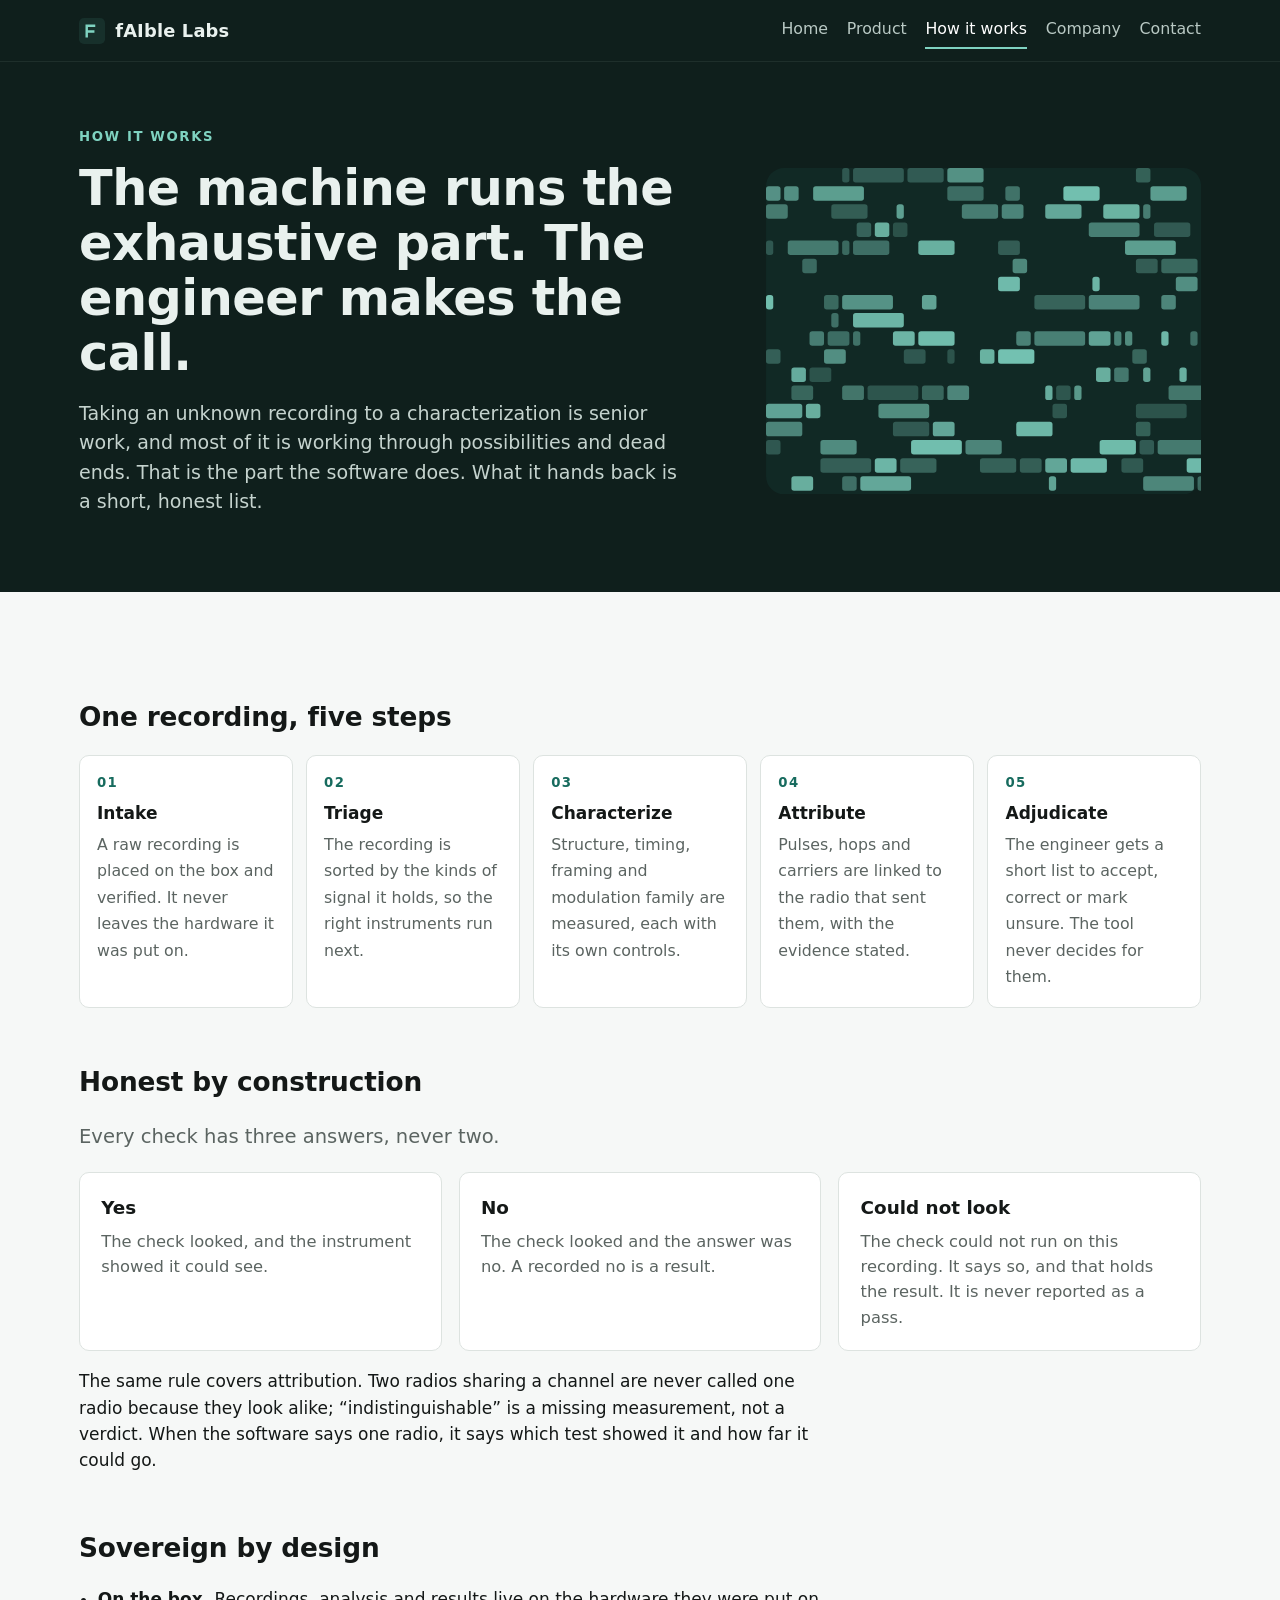
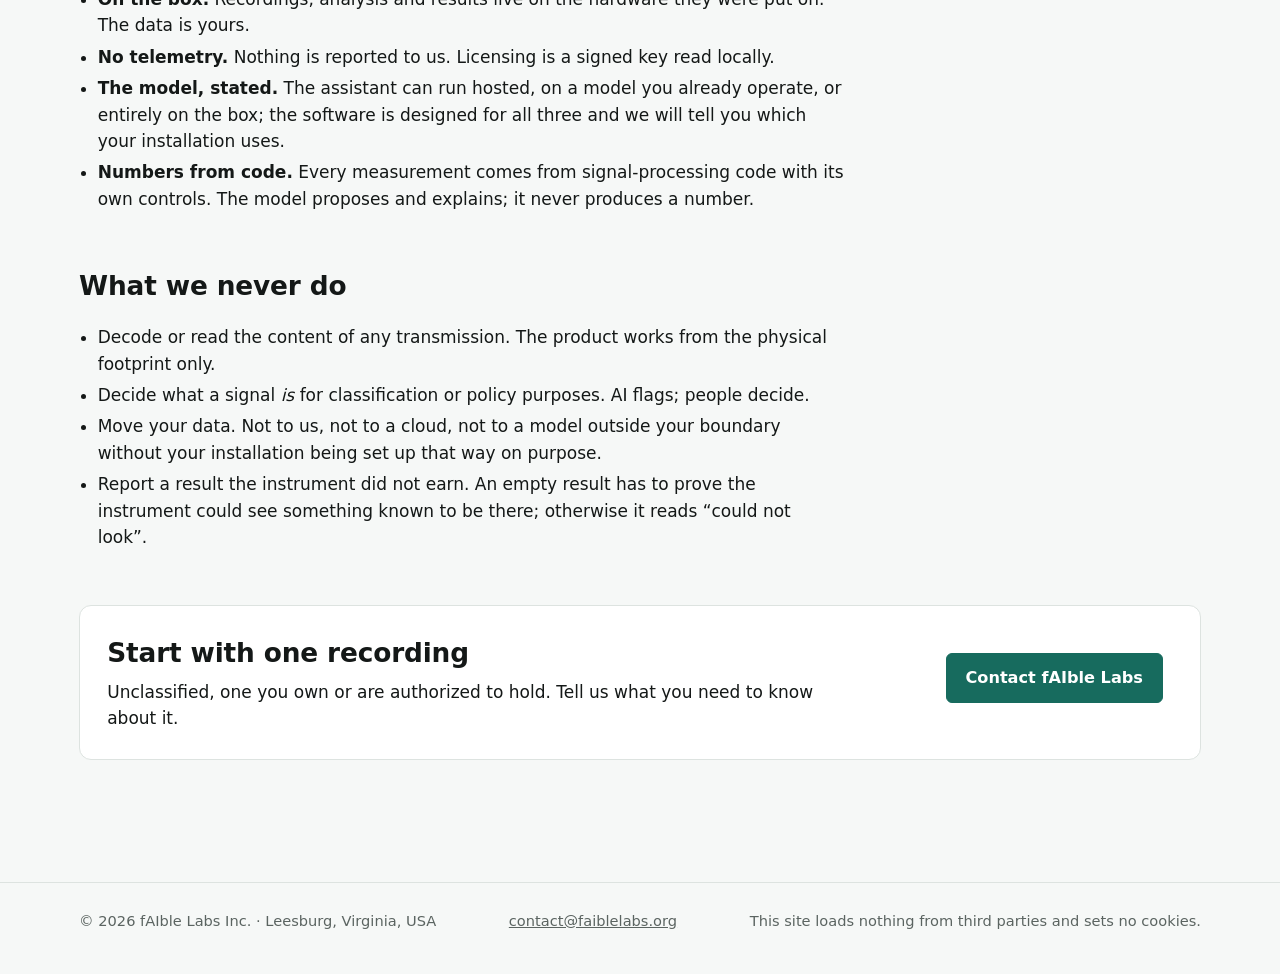
<file: how-it-works/index.html>
<!doctype html>
<html lang="en">
<head>
<meta charset="utf-8">
<meta name="viewport" content="width=device-width,initial-scale=1">
<title>How it works — five steps, three answers, nothing leaves</title>
<meta name="description" content="How fAIble Labs analyses a recording on your own hardware: intake, triage, characterize, attribute, adjudicate — every check with three answers (yes, no, could not look), every number from code, no content decoded, no data moved.">
<link rel="canonical" href="https://faiblelabs.org/how-it-works/">
<meta property="og:type" content="website"><meta property="og:site_name" content="fAIble Labs">
<meta property="og:title" content="How it works — five steps, three answers, nothing leaves"><meta property="og:description" content="How fAIble Labs analyses a recording on your own hardware: intake, triage, characterize, attribute, adjudicate — every check with three answers (yes, no, could not look), every number from code, no content decoded, no data moved."><meta property="og:url" content="https://faiblelabs.org/how-it-works/">
<meta name="robots" content="index,follow,max-snippet:-1,max-image-preview:large">
<link rel="icon" href="data:image/svg+xml,&lt;svg xmlns=&quot;http://www.w3.org/2000/svg&quot; viewBox=&quot;0 0 32 32&quot;&gt;&lt;rect width=&quot;32&quot; height=&quot;32&quot; rx=&quot;6&quot; fill=&quot;%230f1f1c&quot;/&gt;&lt;path d=&quot;M8 24V8h12v3h-9v4h8v3h-8v6z&quot; fill=&quot;%237fd3c1&quot;/&gt;&lt;/svg&gt;">
<link rel="stylesheet" href="../style.css">

</head>
<body>
<header class="top"><div class="wrap"><a class="brand" href="../"><svg viewBox="0 0 32 32" aria-hidden="true"><rect width="32" height="32" rx="6" fill="#17302b"/><path d="M8 24V8h12v3h-9v4h8v3h-8v6z" fill="#7fd3c1"/></svg>fAIble Labs</a><nav class="main" aria-label="Main"><a href="../">Home</a><a href="../product/">Product</a><a href="../how-it-works/" aria-current="page">How it works</a><a href="../company/">Company</a><a href="../contact/">Contact</a></nav></div></header>

<section class="hero"><div class="wrap"><div><span class="eyebrow">How it works</span><h1>The machine runs the exhaustive part. The engineer makes the call.</h1><p>Taking an unknown recording to a characterization is senior work, and most of it is working through possibilities and dead ends. That is the part the software does. What it hands back is a short, honest list.</p></div><svg class="art" viewBox="0 0 240 180" aria-hidden="true" focusable="false"><rect width="240" height="180" rx="10" fill="#122a26"/><rect x="42" y="0" width="4" height="8" rx="1.5" fill="#7fd3c1" opacity="0.29"/><rect x="48" y="0" width="28" height="8" rx="1.5" fill="#7fd3c1" opacity="0.31"/><rect x="78" y="0" width="20" height="8" rx="1.5" fill="#7fd3c1" opacity="0.31"/><rect x="100" y="0" width="20" height="8" rx="1.5" fill="#7fd3c1" opacity="0.65"/><rect x="204" y="0" width="8" height="8" rx="1.5" fill="#7fd3c1" opacity="0.35"/><rect x="0" y="10" width="8" height="8" rx="1.5" fill="#7fd3c1" opacity="0.65"/><rect x="10" y="10" width="8" height="8" rx="1.5" fill="#7fd3c1" opacity="0.63"/><rect x="26" y="10" width="28" height="8" rx="1.5" fill="#7fd3c1" opacity="0.73"/><rect x="100" y="10" width="20" height="8" rx="1.5" fill="#7fd3c1" opacity="0.42"/><rect x="132" y="10" width="8" height="8" rx="1.5" fill="#7fd3c1" opacity="0.46"/><rect x="164" y="10" width="20" height="8" rx="1.5" fill="#7fd3c1" opacity="0.94"/><rect x="212" y="10" width="20" height="8" rx="1.5" fill="#7fd3c1" opacity="0.72"/><rect x="0" y="20" width="12" height="8" rx="1.5" fill="#7fd3c1" opacity="0.5"/><rect x="36" y="20" width="20" height="8" rx="1.5" fill="#7fd3c1" opacity="0.32"/><rect x="72" y="20" width="4" height="8" rx="1.5" fill="#7fd3c1" opacity="0.74"/><rect x="108" y="20" width="20" height="8" rx="1.5" fill="#7fd3c1" opacity="0.52"/><rect x="130" y="20" width="12" height="8" rx="1.5" fill="#7fd3c1" opacity="0.57"/><rect x="154" y="20" width="20" height="8" rx="1.5" fill="#7fd3c1" opacity="0.79"/><rect x="186" y="20" width="20" height="8" rx="1.5" fill="#7fd3c1" opacity="0.86"/><rect x="208" y="20" width="4" height="8" rx="1.5" fill="#7fd3c1" opacity="0.53"/><rect x="50" y="30" width="8" height="8" rx="1.5" fill="#7fd3c1" opacity="0.36"/><rect x="60" y="30" width="8" height="8" rx="1.5" fill="#7fd3c1" opacity="0.83"/><rect x="70" y="30" width="8" height="8" rx="1.5" fill="#7fd3c1" opacity="0.25"/><rect x="178" y="30" width="28" height="8" rx="1.5" fill="#7fd3c1" opacity="0.53"/><rect x="214" y="30" width="20" height="8" rx="1.5" fill="#7fd3c1" opacity="0.3"/><rect x="0" y="40" width="4" height="8" rx="1.5" fill="#7fd3c1" opacity="0.29"/><rect x="12" y="40" width="28" height="8" rx="1.5" fill="#7fd3c1" opacity="0.5"/><rect x="42" y="40" width="4" height="8" rx="1.5" fill="#7fd3c1" opacity="0.4"/><rect x="48" y="40" width="20" height="8" rx="1.5" fill="#7fd3c1" opacity="0.43"/><rect x="84" y="40" width="20" height="8" rx="1.5" fill="#7fd3c1" opacity="0.84"/><rect x="128" y="40" width="12" height="8" rx="1.5" fill="#7fd3c1" opacity="0.32"/><rect x="198" y="40" width="28" height="8" rx="1.5" fill="#7fd3c1" opacity="0.73"/><rect x="20" y="50" width="8" height="8" rx="1.5" fill="#7fd3c1" opacity="0.41"/><rect x="136" y="50" width="8" height="8" rx="1.5" fill="#7fd3c1" opacity="0.59"/><rect x="204" y="50" width="12" height="8" rx="1.5" fill="#7fd3c1" opacity="0.32"/><rect x="218" y="50" width="20" height="8" rx="1.5" fill="#7fd3c1" opacity="0.39"/><rect x="128" y="60" width="12" height="8" rx="1.5" fill="#7fd3c1" opacity="0.91"/><rect x="180" y="60" width="4" height="8" rx="1.5" fill="#7fd3c1" opacity="0.88"/><rect x="226" y="60" width="12" height="8" rx="1.5" fill="#7fd3c1" opacity="0.63"/><rect x="0" y="70" width="4" height="8" rx="1.5" fill="#7fd3c1" opacity="0.93"/><rect x="32" y="70" width="8" height="8" rx="1.5" fill="#7fd3c1" opacity="0.4"/><rect x="42" y="70" width="28" height="8" rx="1.5" fill="#7fd3c1" opacity="0.66"/><rect x="86" y="70" width="8" height="8" rx="1.5" fill="#7fd3c1" opacity="0.77"/><rect x="148" y="70" width="28" height="8" rx="1.5" fill="#7fd3c1" opacity="0.36"/><rect x="178" y="70" width="28" height="8" rx="1.5" fill="#7fd3c1" opacity="0.56"/><rect x="218" y="70" width="8" height="8" rx="1.5" fill="#7fd3c1" opacity="0.58"/><rect x="36" y="80" width="4" height="8" rx="1.5" fill="#7fd3c1" opacity="0.44"/><rect x="48" y="80" width="28" height="8" rx="1.5" fill="#7fd3c1" opacity="0.88"/><rect x="24" y="90" width="8" height="8" rx="1.5" fill="#7fd3c1" opacity="0.52"/><rect x="34" y="90" width="12" height="8" rx="1.5" fill="#7fd3c1" opacity="0.42"/><rect x="48" y="90" width="4" height="8" rx="1.5" fill="#7fd3c1" opacity="0.46"/><rect x="70" y="90" width="12" height="8" rx="1.5" fill="#7fd3c1" opacity="0.87"/><rect x="84" y="90" width="20" height="8" rx="1.5" fill="#7fd3c1" opacity="0.92"/><rect x="138" y="90" width="8" height="8" rx="1.5" fill="#7fd3c1" opacity="0.55"/><rect x="148" y="90" width="28" height="8" rx="1.5" fill="#7fd3c1" opacity="0.54"/><rect x="178" y="90" width="12" height="8" rx="1.5" fill="#7fd3c1" opacity="0.76"/><rect x="192" y="90" width="4" height="8" rx="1.5" fill="#7fd3c1" opacity="0.57"/><rect x="198" y="90" width="4" height="8" rx="1.5" fill="#7fd3c1" opacity="0.61"/><rect x="218" y="90" width="4" height="8" rx="1.5" fill="#7fd3c1" opacity="0.89"/><rect x="234" y="90" width="4" height="8" rx="1.5" fill="#7fd3c1" opacity="0.44"/><rect x="0" y="100" width="8" height="8" rx="1.5" fill="#7fd3c1" opacity="0.34"/><rect x="32" y="100" width="12" height="8" rx="1.5" fill="#7fd3c1" opacity="0.63"/><rect x="76" y="100" width="12" height="8" rx="1.5" fill="#7fd3c1" opacity="0.29"/><rect x="100" y="100" width="4" height="8" rx="1.5" fill="#7fd3c1" opacity="0.26"/><rect x="118" y="100" width="8" height="8" rx="1.5" fill="#7fd3c1" opacity="0.85"/><rect x="128" y="100" width="20" height="8" rx="1.5" fill="#7fd3c1" opacity="0.95"/><rect x="202" y="100" width="8" height="8" rx="1.5" fill="#7fd3c1" opacity="0.38"/><rect x="14" y="110" width="8" height="8" rx="1.5" fill="#7fd3c1" opacity="0.81"/><rect x="24" y="110" width="12" height="8" rx="1.5" fill="#7fd3c1" opacity="0.26"/><rect x="182" y="110" width="8" height="8" rx="1.5" fill="#7fd3c1" opacity="0.83"/><rect x="192" y="110" width="8" height="8" rx="1.5" fill="#7fd3c1" opacity="0.49"/><rect x="208" y="110" width="4" height="8" rx="1.5" fill="#7fd3c1" opacity="0.77"/><rect x="228" y="110" width="4" height="8" rx="1.5" fill="#7fd3c1" opacity="0.84"/><rect x="14" y="120" width="12" height="8" rx="1.5" fill="#7fd3c1" opacity="0.38"/><rect x="42" y="120" width="12" height="8" rx="1.5" fill="#7fd3c1" opacity="0.48"/><rect x="56" y="120" width="28" height="8" rx="1.5" fill="#7fd3c1" opacity="0.27"/><rect x="86" y="120" width="12" height="8" rx="1.5" fill="#7fd3c1" opacity="0.38"/><rect x="100" y="120" width="12" height="8" rx="1.5" fill="#7fd3c1" opacity="0.58"/><rect x="154" y="120" width="4" height="8" rx="1.5" fill="#7fd3c1" opacity="0.82"/><rect x="160" y="120" width="8" height="8" rx="1.5" fill="#7fd3c1" opacity="0.28"/><rect x="170" y="120" width="4" height="8" rx="1.5" fill="#7fd3c1" opacity="0.69"/><rect x="222" y="120" width="28" height="8" rx="1.5" fill="#7fd3c1" opacity="0.48"/><rect x="0" y="130" width="20" height="8" rx="1.5" fill="#7fd3c1" opacity="0.76"/><rect x="22" y="130" width="8" height="8" rx="1.5" fill="#7fd3c1" opacity="0.83"/><rect x="62" y="130" width="28" height="8" rx="1.5" fill="#7fd3c1" opacity="0.62"/><rect x="158" y="130" width="8" height="8" rx="1.5" fill="#7fd3c1" opacity="0.28"/><rect x="204" y="130" width="28" height="8" rx="1.5" fill="#7fd3c1" opacity="0.26"/><rect x="0" y="140" width="20" height="8" rx="1.5" fill="#7fd3c1" opacity="0.57"/><rect x="70" y="140" width="20" height="8" rx="1.5" fill="#7fd3c1" opacity="0.3"/><rect x="92" y="140" width="12" height="8" rx="1.5" fill="#7fd3c1" opacity="0.78"/><rect x="138" y="140" width="20" height="8" rx="1.5" fill="#7fd3c1" opacity="0.89"/><rect x="204" y="140" width="8" height="8" rx="1.5" fill="#7fd3c1" opacity="0.35"/><rect x="0" y="150" width="8" height="8" rx="1.5" fill="#7fd3c1" opacity="0.29"/><rect x="30" y="150" width="20" height="8" rx="1.5" fill="#7fd3c1" opacity="0.61"/><rect x="80" y="150" width="28" height="8" rx="1.5" fill="#7fd3c1" opacity="0.93"/><rect x="110" y="150" width="20" height="8" rx="1.5" fill="#7fd3c1" opacity="0.57"/><rect x="184" y="150" width="20" height="8" rx="1.5" fill="#7fd3c1" opacity="0.91"/><rect x="206" y="150" width="8" height="8" rx="1.5" fill="#7fd3c1" opacity="0.31"/><rect x="216" y="150" width="28" height="8" rx="1.5" fill="#7fd3c1" opacity="0.5"/><rect x="30" y="160" width="28" height="8" rx="1.5" fill="#7fd3c1" opacity="0.33"/><rect x="60" y="160" width="12" height="8" rx="1.5" fill="#7fd3c1" opacity="0.88"/><rect x="74" y="160" width="20" height="8" rx="1.5" fill="#7fd3c1" opacity="0.36"/><rect x="118" y="160" width="20" height="8" rx="1.5" fill="#7fd3c1" opacity="0.35"/><rect x="140" y="160" width="12" height="8" rx="1.5" fill="#7fd3c1" opacity="0.33"/><rect x="154" y="160" width="12" height="8" rx="1.5" fill="#7fd3c1" opacity="0.78"/><rect x="168" y="160" width="20" height="8" rx="1.5" fill="#7fd3c1" opacity="0.9"/><rect x="196" y="160" width="12" height="8" rx="1.5" fill="#7fd3c1" opacity="0.3"/><rect x="232" y="160" width="28" height="8" rx="1.5" fill="#7fd3c1" opacity="0.9"/><rect x="14" y="170" width="12" height="8" rx="1.5" fill="#7fd3c1" opacity="0.83"/><rect x="42" y="170" width="8" height="8" rx="1.5" fill="#7fd3c1" opacity="0.44"/><rect x="52" y="170" width="28" height="8" rx="1.5" fill="#7fd3c1" opacity="0.79"/><rect x="156" y="170" width="4" height="8" rx="1.5" fill="#7fd3c1" opacity="0.76"/><rect x="208" y="170" width="28" height="8" rx="1.5" fill="#7fd3c1" opacity="0.58"/><rect x="238" y="170" width="12" height="8" rx="1.5" fill="#7fd3c1" opacity="0.43"/></svg></div></section>
<main><div class="wrap">
<section><h2>One recording, five steps</h2><div class="steps"><div class="step"><b>Intake</b><span>A raw recording is placed on the box and verified. It never leaves the hardware it was put on.</span></div><div class="step"><b>Triage</b><span>The recording is sorted by the kinds of signal it holds, so the right instruments run next.</span></div><div class="step"><b>Characterize</b><span>Structure, timing, framing and modulation family are measured, each with its own controls.</span></div><div class="step"><b>Attribute</b><span>Pulses, hops and carriers are linked to the radio that sent them, with the evidence stated.</span></div><div class="step"><b>Adjudicate</b><span>The engineer gets a short list to accept, correct or mark unsure. The tool never decides for them.</span></div></div></section>
<section><h2>Honest by construction</h2><p class="lede">Every check has three answers, never two.</p><div class="grid">
<div class="card"><h3>Yes</h3><p>The check looked, and the instrument showed it could see.</p></div>
<div class="card"><h3>No</h3><p>The check looked and the answer was no. A recorded no is a result.</p></div>
<div class="card"><h3>Could not look</h3><p>The check could not run on this recording. It says so, and that holds the result. It is never reported as a pass.</p></div>
</div><p style="margin-top:1rem">The same rule covers attribution. Two radios sharing a channel are never called one radio because they look alike; &ldquo;indistinguishable&rdquo; is a missing measurement, not a verdict. When the software says one radio, it says which test showed it and how far it could go.</p></section>
<section><h2>Sovereign by design</h2><ul class="plain">
<li><b>On the box.</b> Recordings, analysis and results live on the hardware they were put on. The data is yours.</li>
<li><b>No telemetry.</b> Nothing is reported to us. Licensing is a signed key read locally.</li>
<li><b>The model, stated.</b> The assistant can run hosted, on a model you already operate, or entirely on the box; the software is designed for all three and we will tell you which your installation uses.</li>
<li><b>Numbers from code.</b> Every measurement comes from signal-processing code with its own controls. The model proposes and explains; it never produces a number.</li>
</ul></section>
<section><h2>What we never do</h2><ul class="plain">
<li>Decode or read the content of any transmission. The product works from the physical footprint only.</li>
<li>Decide what a signal <em>is</em> for classification or policy purposes. AI flags; people decide.</li>
<li>Move your data. Not to us, not to a cloud, not to a model outside your boundary without your installation being set up that way on purpose.</li>
<li>Report a result the instrument did not earn. An empty result has to prove the instrument could see something known to be there; otherwise it reads &ldquo;could not look&rdquo;.</li>
</ul></section>
<section><div class="band"><div><h2 style="margin-bottom:.3rem">Start with one recording</h2><p>Unclassified, one you own or are authorized to hold. Tell us what you need to know about it.</p></div><a class="btn" href="mailto:contact@faiblelabs.org?subject=One%20recording">Contact fAIble Labs</a></div></section>
</div></main>
<footer><div class="wrap">
<span>&copy; 2026 fAIble Labs Inc. &middot; Leesburg, Virginia, USA</span>
<span><a href="mailto:contact@faiblelabs.org">contact@faiblelabs.org</a></span>
<span>This site loads nothing from third parties and sets no cookies.</span>
</div></footer>
</body>
</html>
</file>
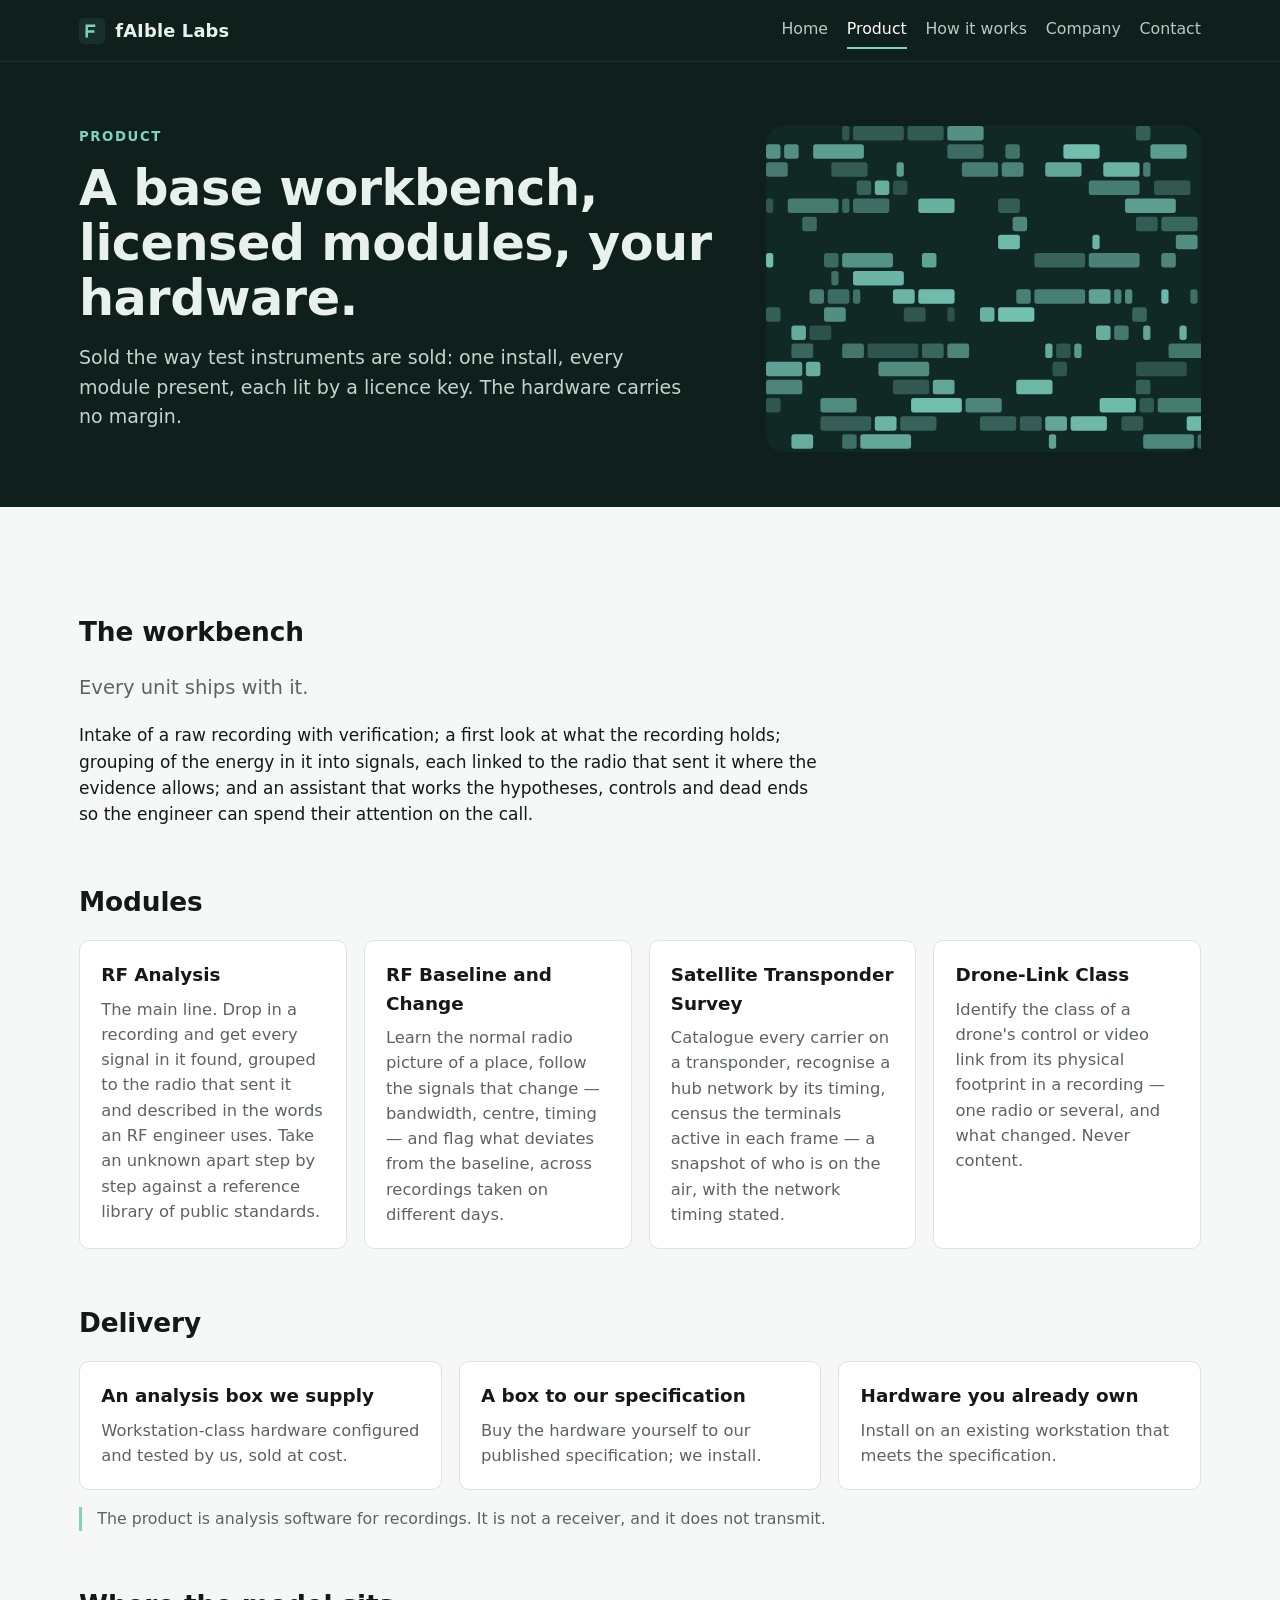
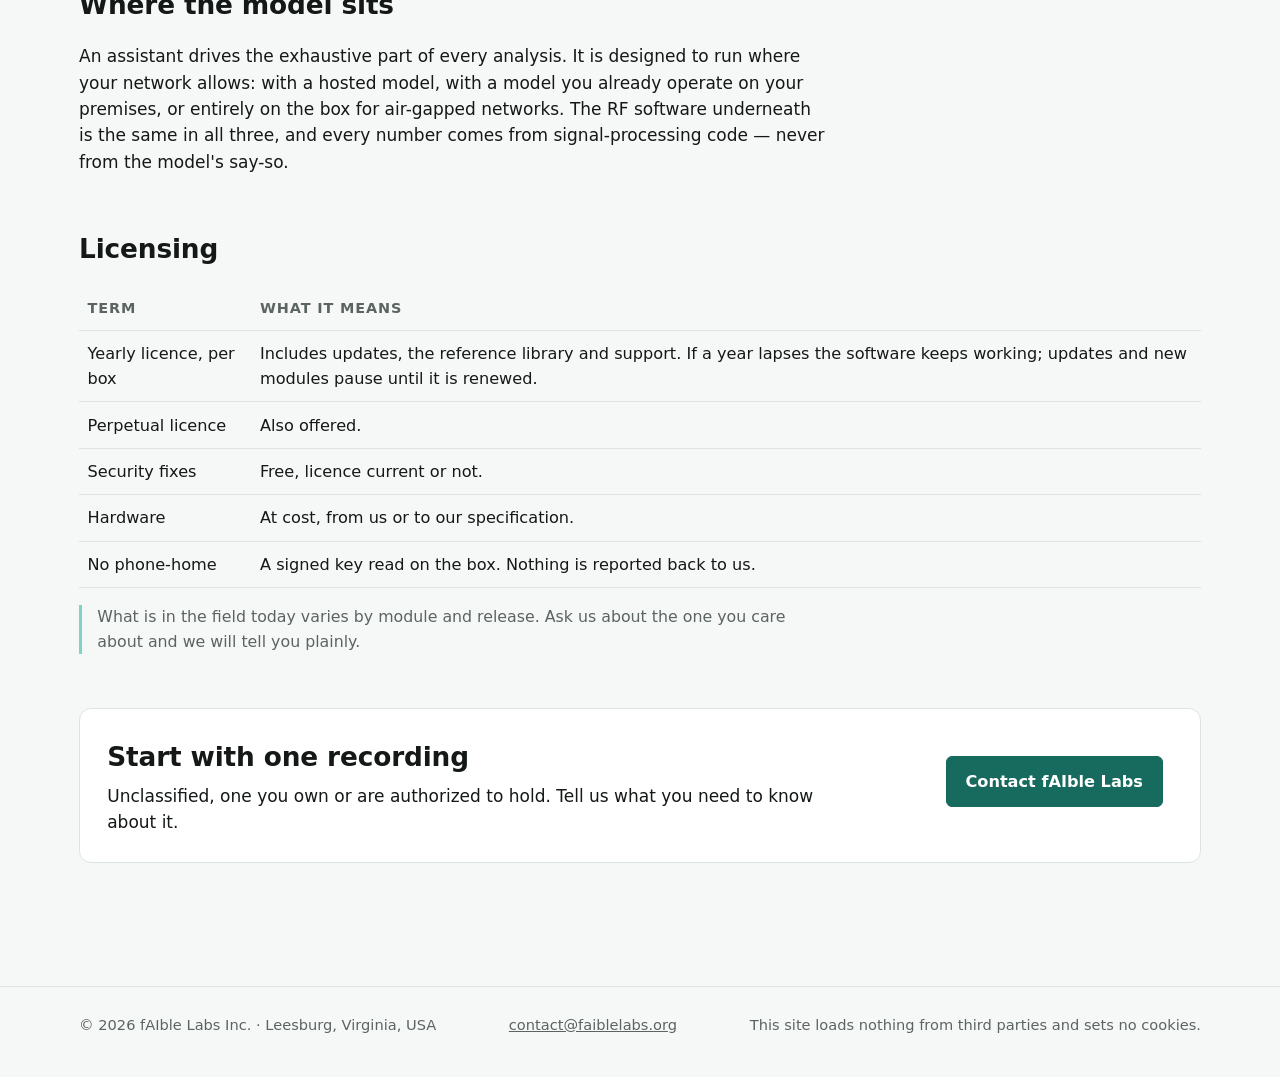
<file: product/index.html>
<!doctype html>
<html lang="en">
<head>
<meta charset="utf-8">
<meta name="viewport" content="width=device-width,initial-scale=1">
<title>Product — fAIble Labs RF analysis workbench and modules</title>
<meta name="description" content="An on-premises RF analysis workbench with licensed modules — RF Analysis, RF Baseline and Change, Satellite Transponder Survey, Drone-Link Class — delivered on a box we supply or on your own hardware. Yearly or perpetual licence; no phone-home.">
<link rel="canonical" href="https://faiblelabs.org/product/">
<meta property="og:type" content="website"><meta property="og:site_name" content="fAIble Labs">
<meta property="og:title" content="Product — fAIble Labs RF analysis workbench and modules"><meta property="og:description" content="An on-premises RF analysis workbench with licensed modules — RF Analysis, RF Baseline and Change, Satellite Transponder Survey, Drone-Link Class — delivered on a box we supply or on your own hardware. Yearly or perpetual licence; no phone-home."><meta property="og:url" content="https://faiblelabs.org/product/">
<meta name="robots" content="index,follow,max-snippet:-1,max-image-preview:large">
<link rel="icon" href="data:image/svg+xml,&lt;svg xmlns=&quot;http://www.w3.org/2000/svg&quot; viewBox=&quot;0 0 32 32&quot;&gt;&lt;rect width=&quot;32&quot; height=&quot;32&quot; rx=&quot;6&quot; fill=&quot;%230f1f1c&quot;/&gt;&lt;path d=&quot;M8 24V8h12v3h-9v4h8v3h-8v6z&quot; fill=&quot;%237fd3c1&quot;/&gt;&lt;/svg&gt;">
<link rel="stylesheet" href="../style.css">

</head>
<body>
<header class="top"><div class="wrap"><a class="brand" href="../"><svg viewBox="0 0 32 32" aria-hidden="true"><rect width="32" height="32" rx="6" fill="#17302b"/><path d="M8 24V8h12v3h-9v4h8v3h-8v6z" fill="#7fd3c1"/></svg>fAIble Labs</a><nav class="main" aria-label="Main"><a href="../">Home</a><a href="../product/" aria-current="page">Product</a><a href="../how-it-works/">How it works</a><a href="../company/">Company</a><a href="../contact/">Contact</a></nav></div></header>

<section class="hero"><div class="wrap"><div><span class="eyebrow">Product</span><h1>A base workbench, licensed modules, your hardware.</h1><p>Sold the way test instruments are sold: one install, every module present, each lit by a licence key. The hardware carries no margin.</p></div><svg class="art" viewBox="0 0 240 180" aria-hidden="true" focusable="false"><rect width="240" height="180" rx="10" fill="#122a26"/><rect x="42" y="0" width="4" height="8" rx="1.5" fill="#7fd3c1" opacity="0.29"/><rect x="48" y="0" width="28" height="8" rx="1.5" fill="#7fd3c1" opacity="0.31"/><rect x="78" y="0" width="20" height="8" rx="1.5" fill="#7fd3c1" opacity="0.31"/><rect x="100" y="0" width="20" height="8" rx="1.5" fill="#7fd3c1" opacity="0.65"/><rect x="204" y="0" width="8" height="8" rx="1.5" fill="#7fd3c1" opacity="0.35"/><rect x="0" y="10" width="8" height="8" rx="1.5" fill="#7fd3c1" opacity="0.65"/><rect x="10" y="10" width="8" height="8" rx="1.5" fill="#7fd3c1" opacity="0.63"/><rect x="26" y="10" width="28" height="8" rx="1.5" fill="#7fd3c1" opacity="0.73"/><rect x="100" y="10" width="20" height="8" rx="1.5" fill="#7fd3c1" opacity="0.42"/><rect x="132" y="10" width="8" height="8" rx="1.5" fill="#7fd3c1" opacity="0.46"/><rect x="164" y="10" width="20" height="8" rx="1.5" fill="#7fd3c1" opacity="0.94"/><rect x="212" y="10" width="20" height="8" rx="1.5" fill="#7fd3c1" opacity="0.72"/><rect x="0" y="20" width="12" height="8" rx="1.5" fill="#7fd3c1" opacity="0.5"/><rect x="36" y="20" width="20" height="8" rx="1.5" fill="#7fd3c1" opacity="0.32"/><rect x="72" y="20" width="4" height="8" rx="1.5" fill="#7fd3c1" opacity="0.74"/><rect x="108" y="20" width="20" height="8" rx="1.5" fill="#7fd3c1" opacity="0.52"/><rect x="130" y="20" width="12" height="8" rx="1.5" fill="#7fd3c1" opacity="0.57"/><rect x="154" y="20" width="20" height="8" rx="1.5" fill="#7fd3c1" opacity="0.79"/><rect x="186" y="20" width="20" height="8" rx="1.5" fill="#7fd3c1" opacity="0.86"/><rect x="208" y="20" width="4" height="8" rx="1.5" fill="#7fd3c1" opacity="0.53"/><rect x="50" y="30" width="8" height="8" rx="1.5" fill="#7fd3c1" opacity="0.36"/><rect x="60" y="30" width="8" height="8" rx="1.5" fill="#7fd3c1" opacity="0.83"/><rect x="70" y="30" width="8" height="8" rx="1.5" fill="#7fd3c1" opacity="0.25"/><rect x="178" y="30" width="28" height="8" rx="1.5" fill="#7fd3c1" opacity="0.53"/><rect x="214" y="30" width="20" height="8" rx="1.5" fill="#7fd3c1" opacity="0.3"/><rect x="0" y="40" width="4" height="8" rx="1.5" fill="#7fd3c1" opacity="0.29"/><rect x="12" y="40" width="28" height="8" rx="1.5" fill="#7fd3c1" opacity="0.5"/><rect x="42" y="40" width="4" height="8" rx="1.5" fill="#7fd3c1" opacity="0.4"/><rect x="48" y="40" width="20" height="8" rx="1.5" fill="#7fd3c1" opacity="0.43"/><rect x="84" y="40" width="20" height="8" rx="1.5" fill="#7fd3c1" opacity="0.84"/><rect x="128" y="40" width="12" height="8" rx="1.5" fill="#7fd3c1" opacity="0.32"/><rect x="198" y="40" width="28" height="8" rx="1.5" fill="#7fd3c1" opacity="0.73"/><rect x="20" y="50" width="8" height="8" rx="1.5" fill="#7fd3c1" opacity="0.41"/><rect x="136" y="50" width="8" height="8" rx="1.5" fill="#7fd3c1" opacity="0.59"/><rect x="204" y="50" width="12" height="8" rx="1.5" fill="#7fd3c1" opacity="0.32"/><rect x="218" y="50" width="20" height="8" rx="1.5" fill="#7fd3c1" opacity="0.39"/><rect x="128" y="60" width="12" height="8" rx="1.5" fill="#7fd3c1" opacity="0.91"/><rect x="180" y="60" width="4" height="8" rx="1.5" fill="#7fd3c1" opacity="0.88"/><rect x="226" y="60" width="12" height="8" rx="1.5" fill="#7fd3c1" opacity="0.63"/><rect x="0" y="70" width="4" height="8" rx="1.5" fill="#7fd3c1" opacity="0.93"/><rect x="32" y="70" width="8" height="8" rx="1.5" fill="#7fd3c1" opacity="0.4"/><rect x="42" y="70" width="28" height="8" rx="1.5" fill="#7fd3c1" opacity="0.66"/><rect x="86" y="70" width="8" height="8" rx="1.5" fill="#7fd3c1" opacity="0.77"/><rect x="148" y="70" width="28" height="8" rx="1.5" fill="#7fd3c1" opacity="0.36"/><rect x="178" y="70" width="28" height="8" rx="1.5" fill="#7fd3c1" opacity="0.56"/><rect x="218" y="70" width="8" height="8" rx="1.5" fill="#7fd3c1" opacity="0.58"/><rect x="36" y="80" width="4" height="8" rx="1.5" fill="#7fd3c1" opacity="0.44"/><rect x="48" y="80" width="28" height="8" rx="1.5" fill="#7fd3c1" opacity="0.88"/><rect x="24" y="90" width="8" height="8" rx="1.5" fill="#7fd3c1" opacity="0.52"/><rect x="34" y="90" width="12" height="8" rx="1.5" fill="#7fd3c1" opacity="0.42"/><rect x="48" y="90" width="4" height="8" rx="1.5" fill="#7fd3c1" opacity="0.46"/><rect x="70" y="90" width="12" height="8" rx="1.5" fill="#7fd3c1" opacity="0.87"/><rect x="84" y="90" width="20" height="8" rx="1.5" fill="#7fd3c1" opacity="0.92"/><rect x="138" y="90" width="8" height="8" rx="1.5" fill="#7fd3c1" opacity="0.55"/><rect x="148" y="90" width="28" height="8" rx="1.5" fill="#7fd3c1" opacity="0.54"/><rect x="178" y="90" width="12" height="8" rx="1.5" fill="#7fd3c1" opacity="0.76"/><rect x="192" y="90" width="4" height="8" rx="1.5" fill="#7fd3c1" opacity="0.57"/><rect x="198" y="90" width="4" height="8" rx="1.5" fill="#7fd3c1" opacity="0.61"/><rect x="218" y="90" width="4" height="8" rx="1.5" fill="#7fd3c1" opacity="0.89"/><rect x="234" y="90" width="4" height="8" rx="1.5" fill="#7fd3c1" opacity="0.44"/><rect x="0" y="100" width="8" height="8" rx="1.5" fill="#7fd3c1" opacity="0.34"/><rect x="32" y="100" width="12" height="8" rx="1.5" fill="#7fd3c1" opacity="0.63"/><rect x="76" y="100" width="12" height="8" rx="1.5" fill="#7fd3c1" opacity="0.29"/><rect x="100" y="100" width="4" height="8" rx="1.5" fill="#7fd3c1" opacity="0.26"/><rect x="118" y="100" width="8" height="8" rx="1.5" fill="#7fd3c1" opacity="0.85"/><rect x="128" y="100" width="20" height="8" rx="1.5" fill="#7fd3c1" opacity="0.95"/><rect x="202" y="100" width="8" height="8" rx="1.5" fill="#7fd3c1" opacity="0.38"/><rect x="14" y="110" width="8" height="8" rx="1.5" fill="#7fd3c1" opacity="0.81"/><rect x="24" y="110" width="12" height="8" rx="1.5" fill="#7fd3c1" opacity="0.26"/><rect x="182" y="110" width="8" height="8" rx="1.5" fill="#7fd3c1" opacity="0.83"/><rect x="192" y="110" width="8" height="8" rx="1.5" fill="#7fd3c1" opacity="0.49"/><rect x="208" y="110" width="4" height="8" rx="1.5" fill="#7fd3c1" opacity="0.77"/><rect x="228" y="110" width="4" height="8" rx="1.5" fill="#7fd3c1" opacity="0.84"/><rect x="14" y="120" width="12" height="8" rx="1.5" fill="#7fd3c1" opacity="0.38"/><rect x="42" y="120" width="12" height="8" rx="1.5" fill="#7fd3c1" opacity="0.48"/><rect x="56" y="120" width="28" height="8" rx="1.5" fill="#7fd3c1" opacity="0.27"/><rect x="86" y="120" width="12" height="8" rx="1.5" fill="#7fd3c1" opacity="0.38"/><rect x="100" y="120" width="12" height="8" rx="1.5" fill="#7fd3c1" opacity="0.58"/><rect x="154" y="120" width="4" height="8" rx="1.5" fill="#7fd3c1" opacity="0.82"/><rect x="160" y="120" width="8" height="8" rx="1.5" fill="#7fd3c1" opacity="0.28"/><rect x="170" y="120" width="4" height="8" rx="1.5" fill="#7fd3c1" opacity="0.69"/><rect x="222" y="120" width="28" height="8" rx="1.5" fill="#7fd3c1" opacity="0.48"/><rect x="0" y="130" width="20" height="8" rx="1.5" fill="#7fd3c1" opacity="0.76"/><rect x="22" y="130" width="8" height="8" rx="1.5" fill="#7fd3c1" opacity="0.83"/><rect x="62" y="130" width="28" height="8" rx="1.5" fill="#7fd3c1" opacity="0.62"/><rect x="158" y="130" width="8" height="8" rx="1.5" fill="#7fd3c1" opacity="0.28"/><rect x="204" y="130" width="28" height="8" rx="1.5" fill="#7fd3c1" opacity="0.26"/><rect x="0" y="140" width="20" height="8" rx="1.5" fill="#7fd3c1" opacity="0.57"/><rect x="70" y="140" width="20" height="8" rx="1.5" fill="#7fd3c1" opacity="0.3"/><rect x="92" y="140" width="12" height="8" rx="1.5" fill="#7fd3c1" opacity="0.78"/><rect x="138" y="140" width="20" height="8" rx="1.5" fill="#7fd3c1" opacity="0.89"/><rect x="204" y="140" width="8" height="8" rx="1.5" fill="#7fd3c1" opacity="0.35"/><rect x="0" y="150" width="8" height="8" rx="1.5" fill="#7fd3c1" opacity="0.29"/><rect x="30" y="150" width="20" height="8" rx="1.5" fill="#7fd3c1" opacity="0.61"/><rect x="80" y="150" width="28" height="8" rx="1.5" fill="#7fd3c1" opacity="0.93"/><rect x="110" y="150" width="20" height="8" rx="1.5" fill="#7fd3c1" opacity="0.57"/><rect x="184" y="150" width="20" height="8" rx="1.5" fill="#7fd3c1" opacity="0.91"/><rect x="206" y="150" width="8" height="8" rx="1.5" fill="#7fd3c1" opacity="0.31"/><rect x="216" y="150" width="28" height="8" rx="1.5" fill="#7fd3c1" opacity="0.5"/><rect x="30" y="160" width="28" height="8" rx="1.5" fill="#7fd3c1" opacity="0.33"/><rect x="60" y="160" width="12" height="8" rx="1.5" fill="#7fd3c1" opacity="0.88"/><rect x="74" y="160" width="20" height="8" rx="1.5" fill="#7fd3c1" opacity="0.36"/><rect x="118" y="160" width="20" height="8" rx="1.5" fill="#7fd3c1" opacity="0.35"/><rect x="140" y="160" width="12" height="8" rx="1.5" fill="#7fd3c1" opacity="0.33"/><rect x="154" y="160" width="12" height="8" rx="1.5" fill="#7fd3c1" opacity="0.78"/><rect x="168" y="160" width="20" height="8" rx="1.5" fill="#7fd3c1" opacity="0.9"/><rect x="196" y="160" width="12" height="8" rx="1.5" fill="#7fd3c1" opacity="0.3"/><rect x="232" y="160" width="28" height="8" rx="1.5" fill="#7fd3c1" opacity="0.9"/><rect x="14" y="170" width="12" height="8" rx="1.5" fill="#7fd3c1" opacity="0.83"/><rect x="42" y="170" width="8" height="8" rx="1.5" fill="#7fd3c1" opacity="0.44"/><rect x="52" y="170" width="28" height="8" rx="1.5" fill="#7fd3c1" opacity="0.79"/><rect x="156" y="170" width="4" height="8" rx="1.5" fill="#7fd3c1" opacity="0.76"/><rect x="208" y="170" width="28" height="8" rx="1.5" fill="#7fd3c1" opacity="0.58"/><rect x="238" y="170" width="12" height="8" rx="1.5" fill="#7fd3c1" opacity="0.43"/></svg></div></section>
<main><div class="wrap">
<section><h2>The workbench</h2><p class="lede">Every unit ships with it.</p><p>Intake of a raw recording with verification; a first look at what the recording holds; grouping of the energy in it into signals, each linked to the radio that sent it where the evidence allows; and an assistant that works the hypotheses, controls and dead ends so the engineer can spend their attention on the call.</p></section>
<section><h2>Modules</h2><div class="grid"><div class="card"><h3>RF Analysis</h3><p>The main line. Drop in a recording and get every signal in it found, grouped to the radio that sent it and described in the words an RF engineer uses. Take an unknown apart step by step against a reference library of public standards.</p></div><div class="card"><h3>RF Baseline and Change</h3><p>Learn the normal radio picture of a place, follow the signals that change — bandwidth, centre, timing — and flag what deviates from the baseline, across recordings taken on different days.</p></div><div class="card"><h3>Satellite Transponder Survey</h3><p>Catalogue every carrier on a transponder, recognise a hub network by its timing, census the terminals active in each frame — a snapshot of who is on the air, with the network timing stated.</p></div><div class="card"><h3>Drone-Link Class</h3><p>Identify the class of a drone's control or video link from its physical footprint in a recording — one radio or several, and what changed. Never content.</p></div></div></section>
<section><h2>Delivery</h2><div class="grid">
<div class="card"><h3>An analysis box we supply</h3><p>Workstation-class hardware configured and tested by us, sold at cost.</p></div>
<div class="card"><h3>A box to our specification</h3><p>Buy the hardware yourself to our published specification; we install.</p></div>
<div class="card"><h3>Hardware you already own</h3><p>Install on an existing workstation that meets the specification.</p></div>
</div><p class="note" style="margin-top:1rem">The product is analysis software for recordings. It is not a receiver, and it does not transmit.</p></section>
<section><h2>Where the model sits</h2><p>An assistant drives the exhaustive part of every analysis. It is designed to run where your network allows: with a hosted model, with a model you already operate on your premises, or entirely on the box for air-gapped networks. The RF software underneath is the same in all three, and every number comes from signal-processing code — never from the model's say-so.</p></section>
<section><h2>Licensing</h2><table><tr><th>Term</th><th>What it means</th></tr>
<tr><td>Yearly licence, per box</td><td>Includes updates, the reference library and support. If a year lapses the software keeps working; updates and new modules pause until it is renewed.</td></tr>
<tr><td>Perpetual licence</td><td>Also offered.</td></tr>
<tr><td>Security fixes</td><td>Free, licence current or not.</td></tr>
<tr><td>Hardware</td><td>At cost, from us or to our specification.</td></tr>
<tr><td>No phone-home</td><td>A signed key read on the box. Nothing is reported back to us.</td></tr>
</table><p class="note" style="margin-top:1rem">What is in the field today varies by module and release. Ask us about the one you care about and we will tell you plainly.</p></section>
<section><div class="band"><div><h2 style="margin-bottom:.3rem">Start with one recording</h2><p>Unclassified, one you own or are authorized to hold. Tell us what you need to know about it.</p></div><a class="btn" href="mailto:contact@faiblelabs.org?subject=One%20recording">Contact fAIble Labs</a></div></section>
</div></main>
<footer><div class="wrap">
<span>&copy; 2026 fAIble Labs Inc. &middot; Leesburg, Virginia, USA</span>
<span><a href="mailto:contact@faiblelabs.org">contact@faiblelabs.org</a></span>
<span>This site loads nothing from third parties and sets no cookies.</span>
</div></footer>
</body>
</html>
</file>
<file: style.css>
:root{--bg:#f6f8f7;--fg:#141817;--muted:#5b6461;--accent:#176b5e;--accent-2:#7fd3c1;--card:#ffffff;--rule:#dde3e0;--dark:#0f1f1c;--dark-fg:#e9f1ee;--on-accent:#ffffff;--maxw:68rem}
@media(prefers-color-scheme:dark){:root:not([data-theme=light]){--bg:#0f1312;--fg:#e7ecea;--muted:#a3adaa;--accent:#7fd3c1;--card:#161c1a;--rule:#273230;--dark:#0a1412;--dark-fg:#e9f1ee;--on-accent:#0a1412}}
*{box-sizing:border-box}html{font-size:106.25%}@media(prefers-reduced-motion:no-preference){html{scroll-behavior:smooth}}
body{margin:0;background:var(--bg);color:var(--fg);font-family:system-ui,-apple-system,"Segoe UI",Roboto,Inter,Helvetica,Arial,sans-serif;line-height:1.55;-webkit-font-smoothing:antialiased}
a{color:var(--accent)}img,svg{max-width:100%}
.wrap{max-width:var(--maxw);margin:0 auto;padding:0 1rem}
.top{position:sticky;top:0;z-index:5;background:var(--dark);color:var(--dark-fg);border-bottom:1px solid #1e2f2b}
.top .wrap{display:flex;align-items:center;justify-content:space-between;gap:1rem;height:3.6rem}
.brand{display:flex;align-items:center;gap:.6rem;color:var(--dark-fg);text-decoration:none;font-weight:700;letter-spacing:.01em;font-size:1.05rem}
.brand svg{width:26px;height:26px}
nav.main{display:flex;gap:1.1rem;flex-wrap:wrap}
nav.main a{color:#b9c9c4;text-decoration:none;font-size:.93rem;padding:.3rem 0;border-bottom:2px solid transparent}
nav.main a[aria-current]{color:#fff;border-color:var(--accent-2)}
nav.main a:hover{color:#fff}
.hero{background:var(--dark);color:var(--dark-fg);padding:3.5rem 0 3rem;position:relative;overflow:hidden}
.hero .wrap{position:relative;z-index:1;display:grid;grid-template-columns:1.2fr .8fr;gap:2rem;align-items:center}
.hero h1{font-size:clamp(1.9rem,4vw,2.9rem);line-height:1.12;margin:0 0 1rem;font-weight:750;letter-spacing:-.01em}
.hero p{font-size:1.12rem;color:#c5d3ce;max-width:36rem;margin:0 0 1.4rem}
.hero .art{justify-self:end;width:100%;max-width:26rem;opacity:.95}
.eyebrow{display:inline-block;font-size:.78rem;letter-spacing:.12em;text-transform:uppercase;color:var(--accent-2);margin-bottom:.8rem;font-weight:600}
.btn{display:inline-block;padding:.7rem 1.1rem;border-radius:6px;text-decoration:none;font-weight:600;font-size:.95rem;border:1px solid var(--accent-2);color:var(--dark);background:var(--accent-2);margin-right:.6rem;margin-bottom:.5rem}
.btn.ghost{background:transparent;color:var(--dark-fg);border-color:#4a6b63}
main{padding:3rem 0 4rem}
section{margin:0 0 3.2rem}
h2{font-size:1.55rem;margin:0 0 1rem;letter-spacing:-.005em}
h3{font-size:1.08rem;margin:0 0 .4rem}
p{max-width:44rem}.lede{font-size:1.15rem;color:var(--muted);max-width:40rem}
.grid{display:grid;gap:1rem;grid-template-columns:repeat(auto-fit,minmax(15rem,1fr))}
.card{background:var(--card);border:1px solid var(--rule);border-radius:10px;padding:1.2rem 1.25rem}
.card p{font-size:.96rem;margin:.3rem 0 0;color:var(--muted)}
.steps{display:grid;gap:.8rem;grid-template-columns:repeat(auto-fit,minmax(11rem,1fr));counter-reset:s}
.step{background:var(--card);border:1px solid var(--rule);border-radius:10px;padding:1rem;position:relative}
.step b{display:block;margin-bottom:.25rem}.step span{font-size:.93rem;color:var(--muted)}
.step::before{counter-increment:s;content:counter(s,decimal-leading-zero);display:block;font-size:.78rem;color:var(--accent);font-weight:700;letter-spacing:.1em;margin-bottom:.4rem}
.who{display:flex;flex-wrap:wrap;gap:.5rem;padding:0;list-style:none;margin:0}
.who li{background:var(--card);border:1px solid var(--rule);border-radius:50rem;padding:.4rem .9rem;font-size:.93rem}
details{border-top:1px solid var(--rule);padding:.8rem 0}details:last-of-type{border-bottom:1px solid var(--rule)}
summary{cursor:pointer;font-weight:600;list-style:none}summary::-webkit-details-marker{display:none}
summary::after{content:"+" / "";float:right;color:var(--muted)}details[open] summary::after{content:"–" / ""}
details p{margin:.6rem 0 0;color:var(--muted)}
.band{background:var(--card);border:1px solid var(--rule);border-radius:12px;padding:1.6rem;display:grid;gap:1rem;grid-template-columns:1fr auto;align-items:center}
.band p{margin:0}
.band .btn{color:var(--on-accent);background:var(--accent);border-color:var(--accent)}
.note{font-size:.93rem;color:var(--muted);border-left:3px solid var(--accent-2);padding-left:.9rem}
table{border-collapse:collapse;width:100%;font-size:.95rem}td,th{text-align:left;padding:.6rem .5rem;border-bottom:1px solid var(--rule);vertical-align:top}th{color:var(--muted);font-weight:600;font-size:.85rem;text-transform:uppercase;letter-spacing:.06em}
.sr{position:absolute;width:1px;height:1px;overflow:hidden;clip:rect(0 0 0 0);white-space:nowrap}
ul.plain{padding-left:1.1rem}ul.plain li{margin:.3rem 0;max-width:44rem}
footer{border-top:1px solid var(--rule);padding:1.6rem 0 2.4rem;color:var(--muted);font-size:.86rem}
footer .wrap{display:flex;flex-wrap:wrap;gap:.6rem 2rem;justify-content:space-between}
footer a{color:var(--muted)}
@media(max-width:720px){.hero .wrap{grid-template-columns:1fr}.hero .art{max-width:18rem;justify-self:start}.band{grid-template-columns:1fr}.top{position:static}.top .wrap{height:auto;padding:.5rem 1rem;flex-direction:column;align-items:flex-start;gap:.3rem}nav.main{gap:.7rem}nav.main a{font-size:.88rem}}
</file>
